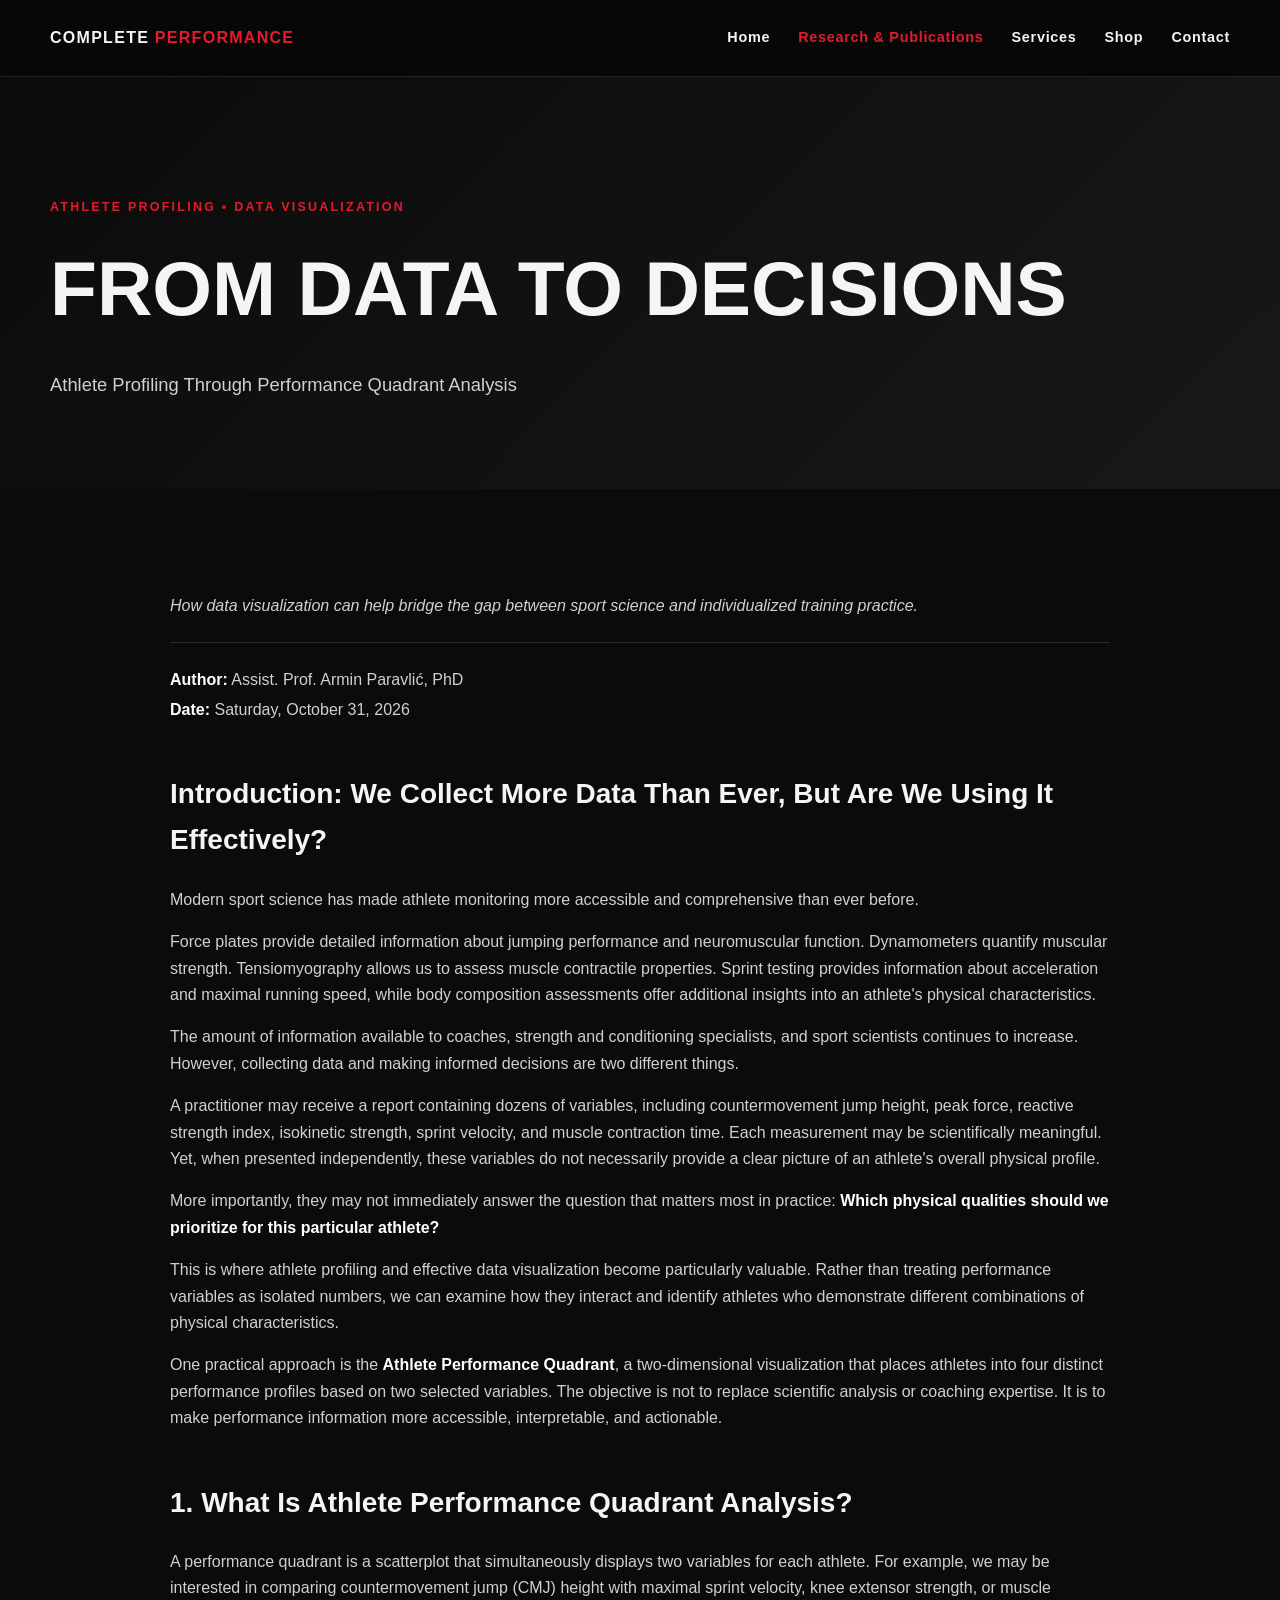
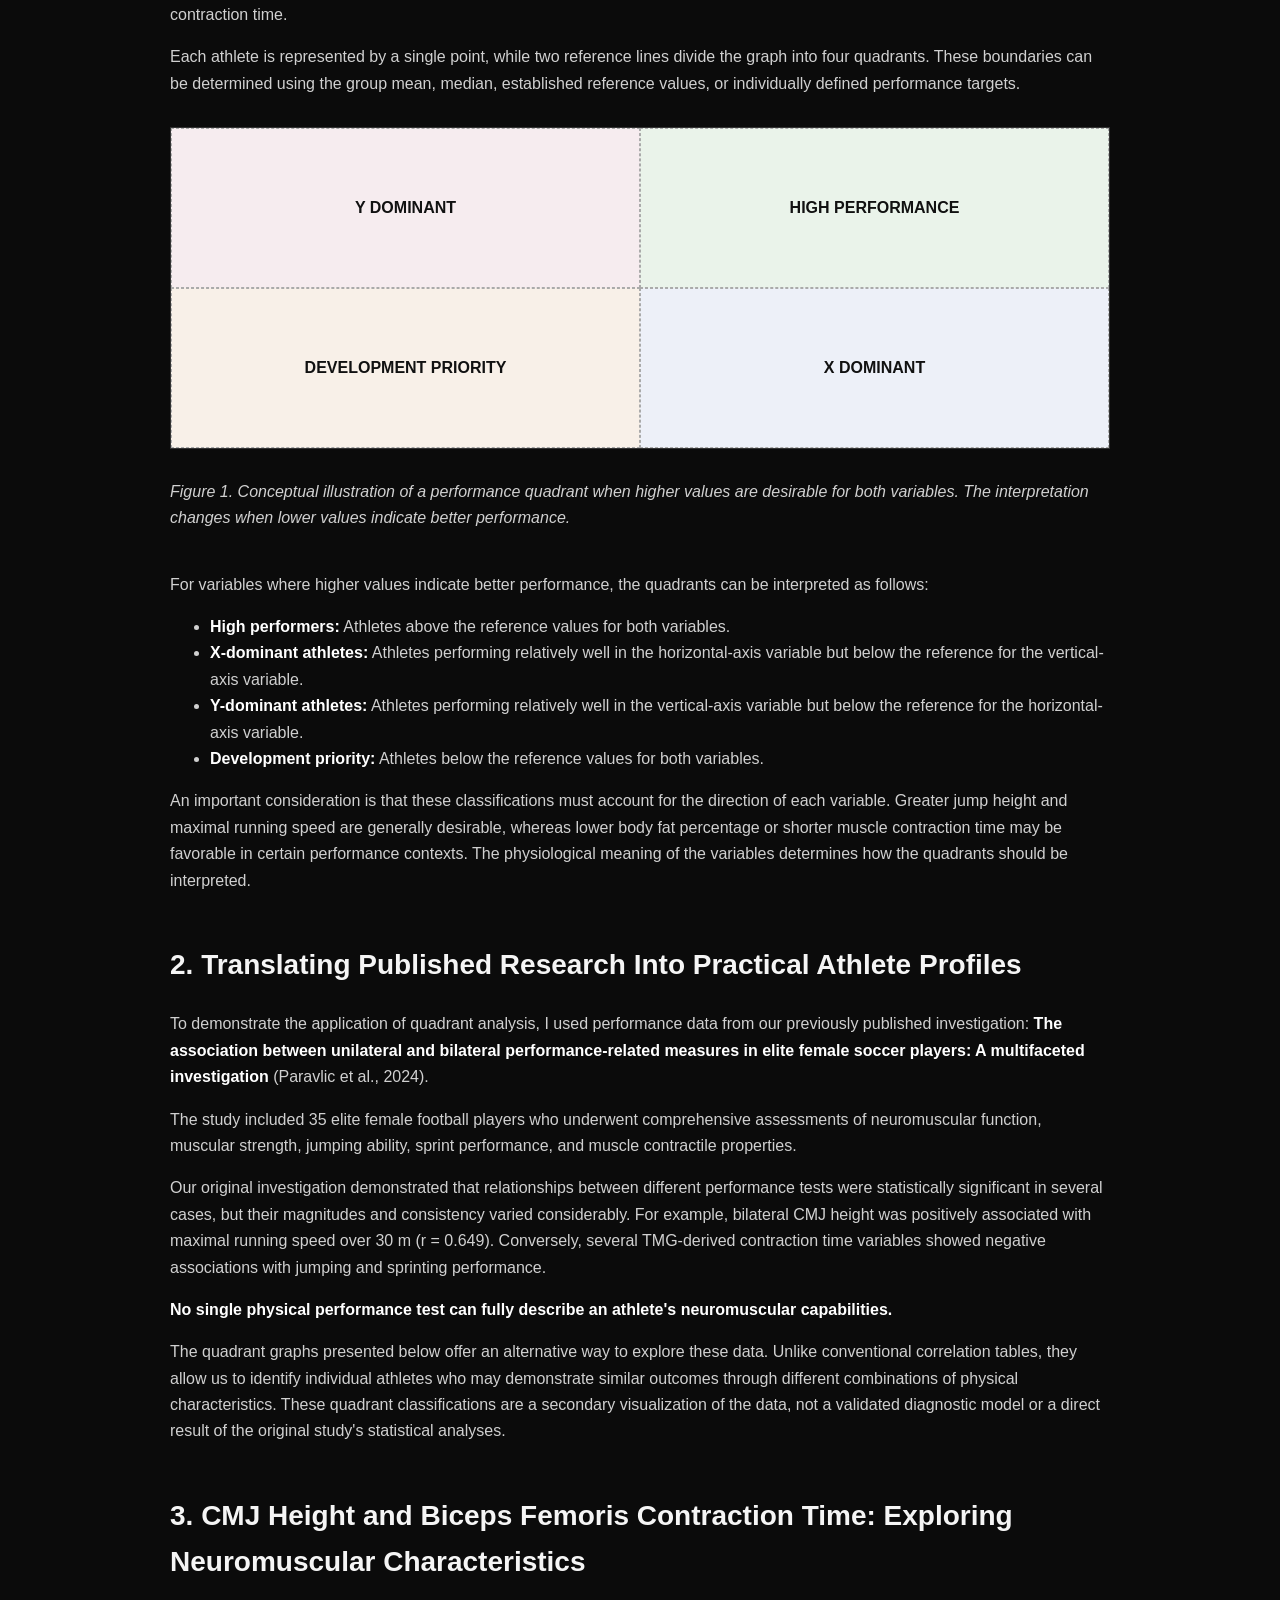
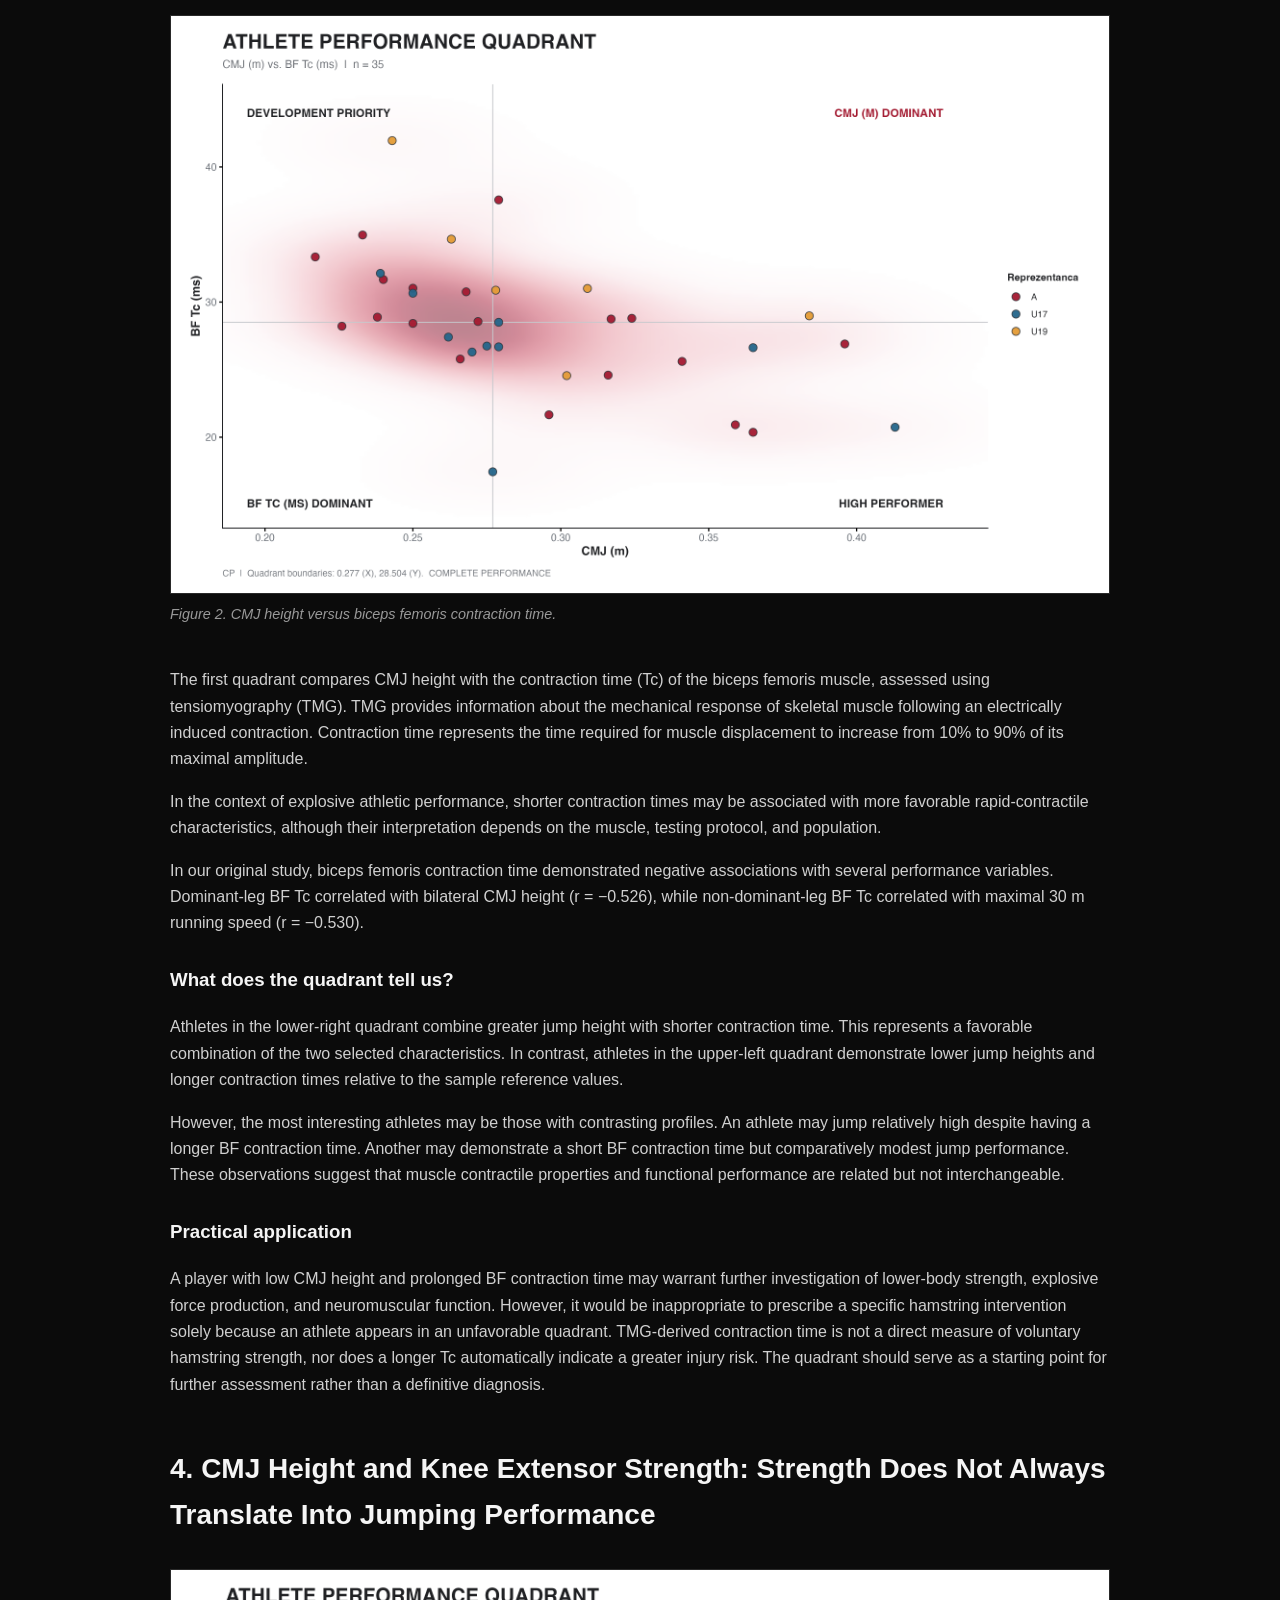
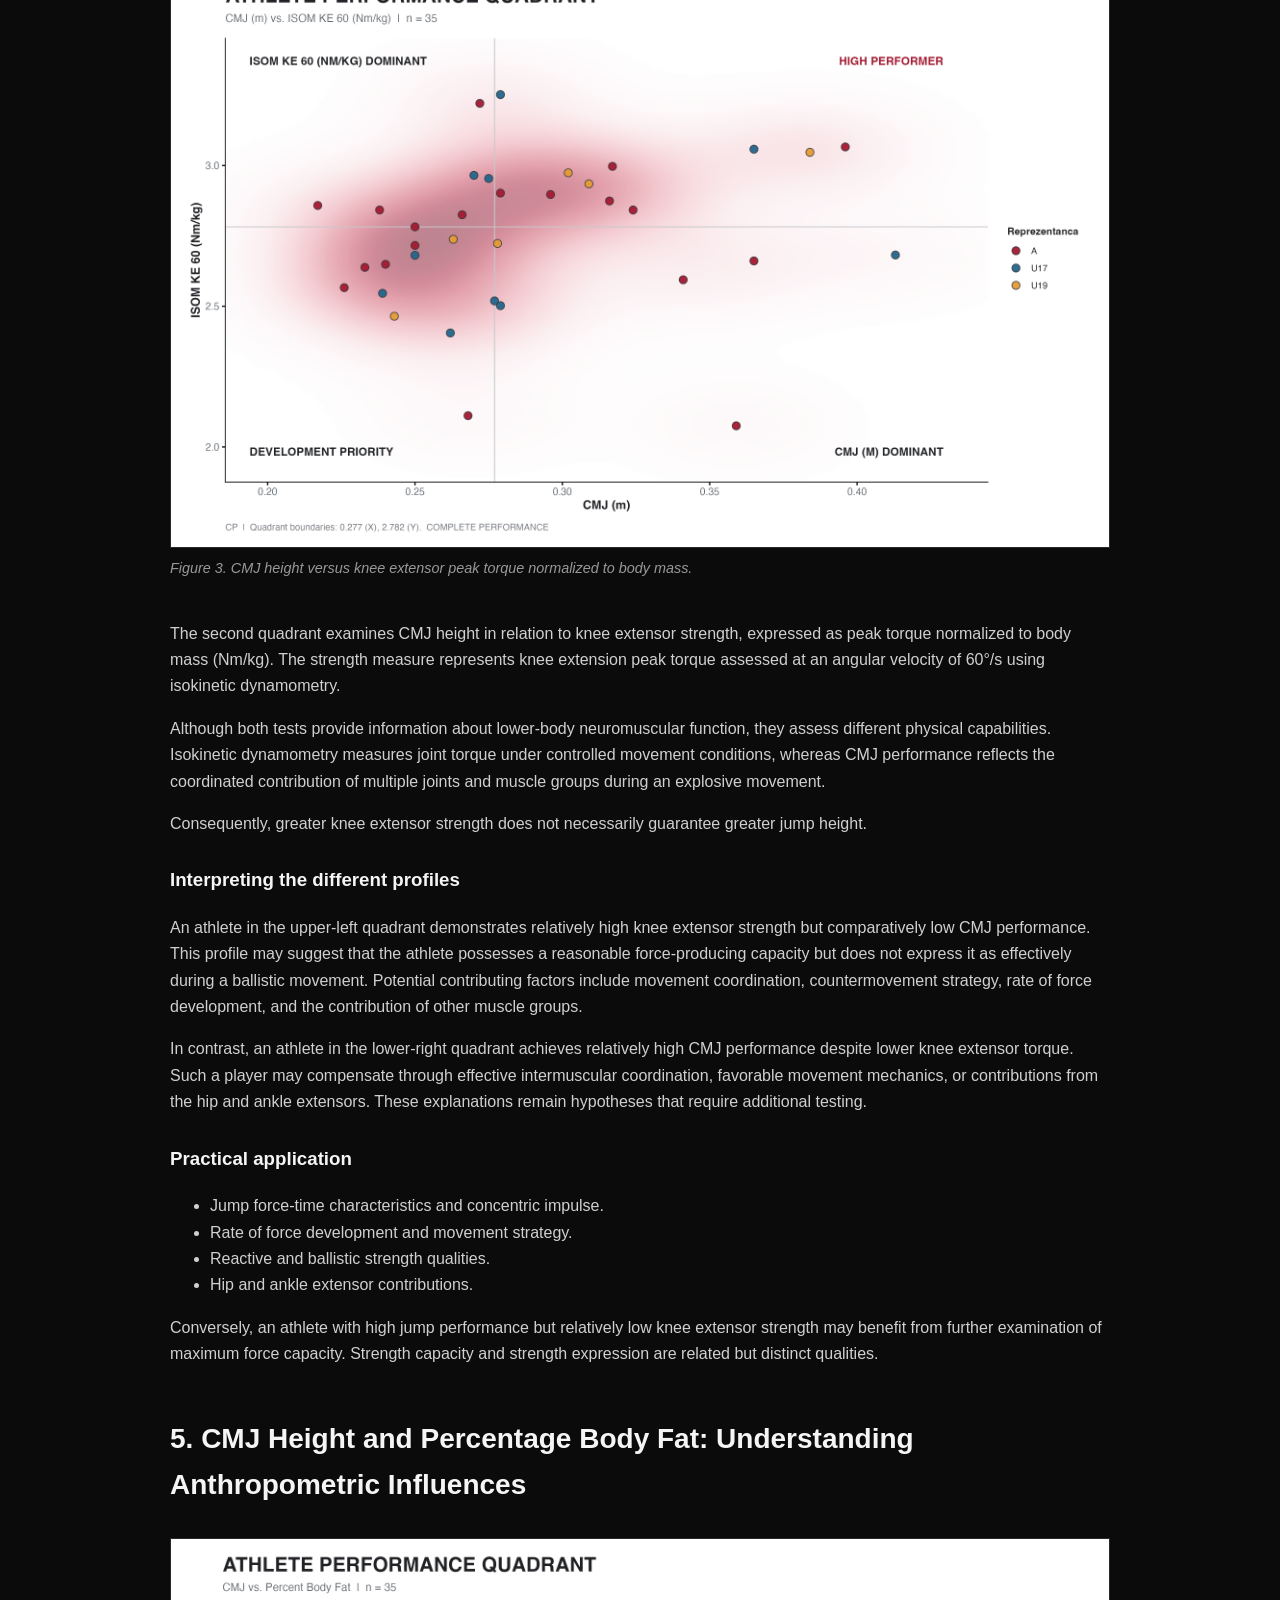
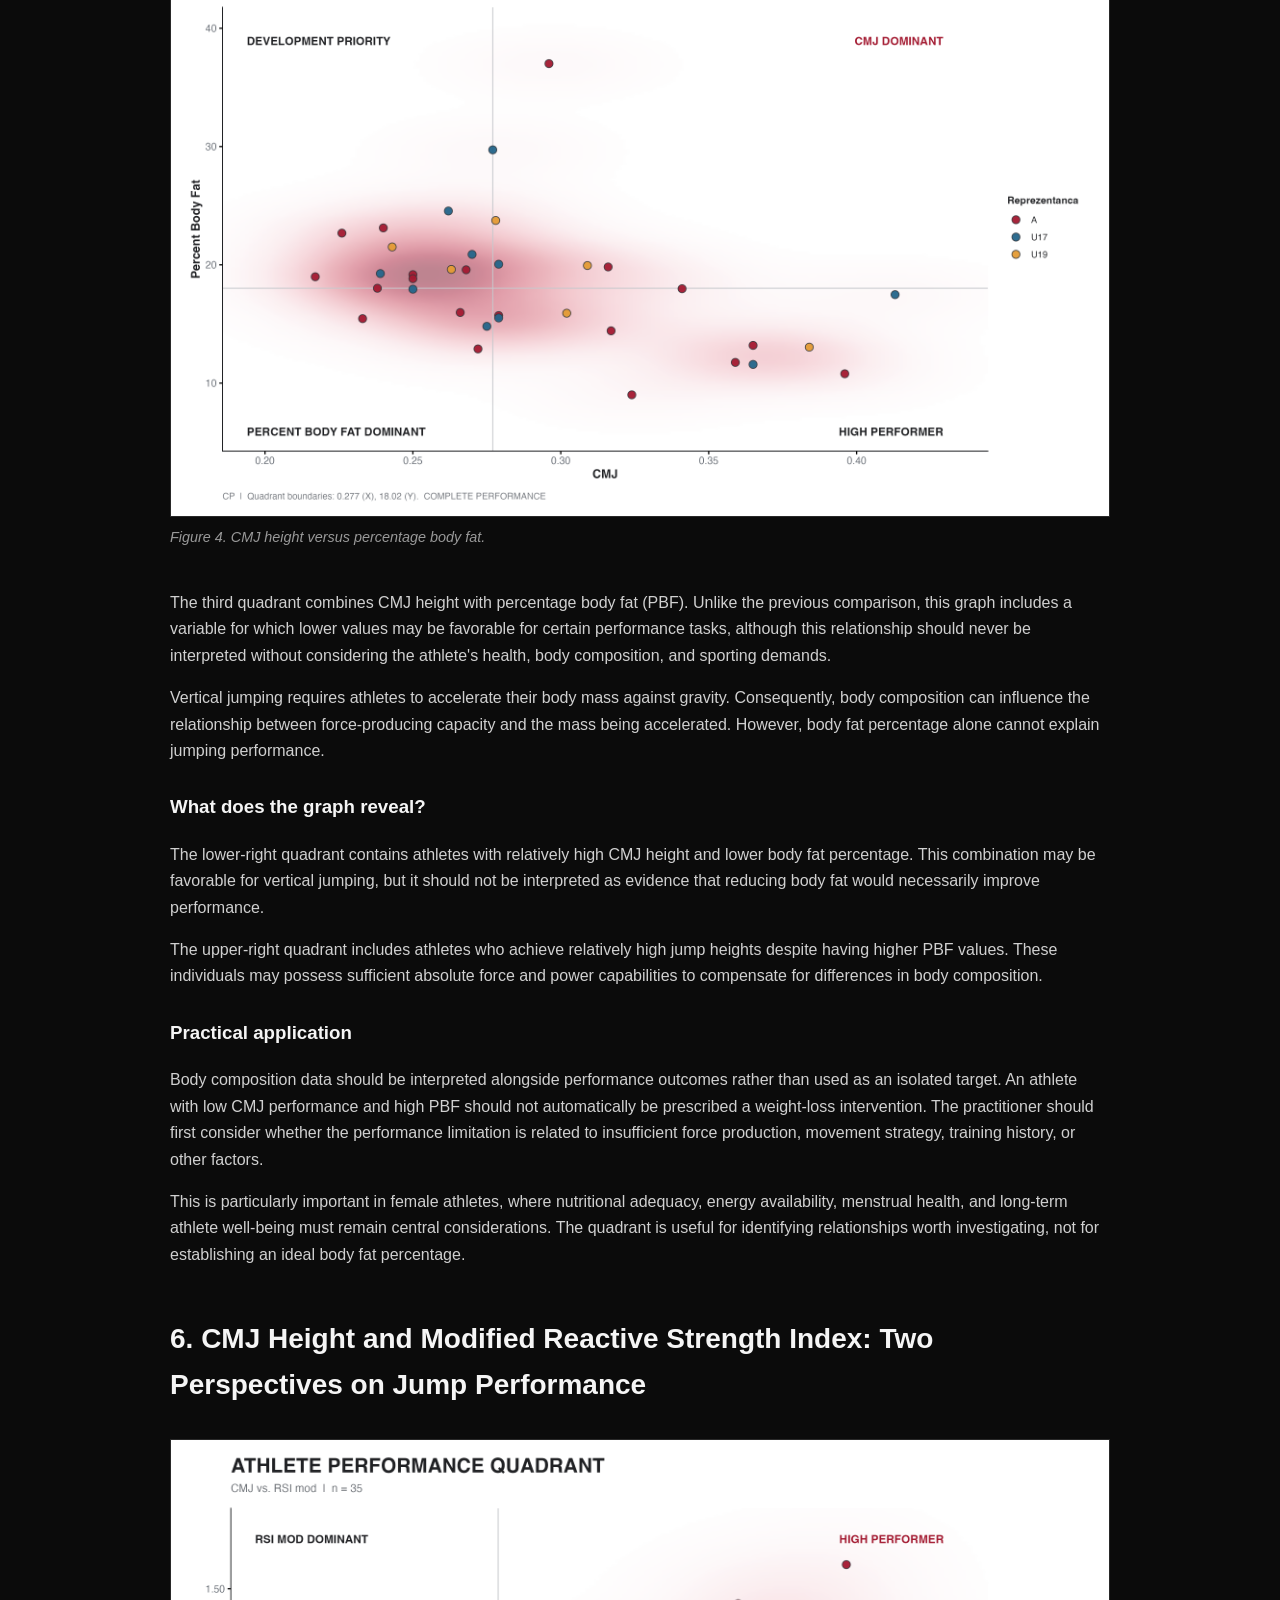
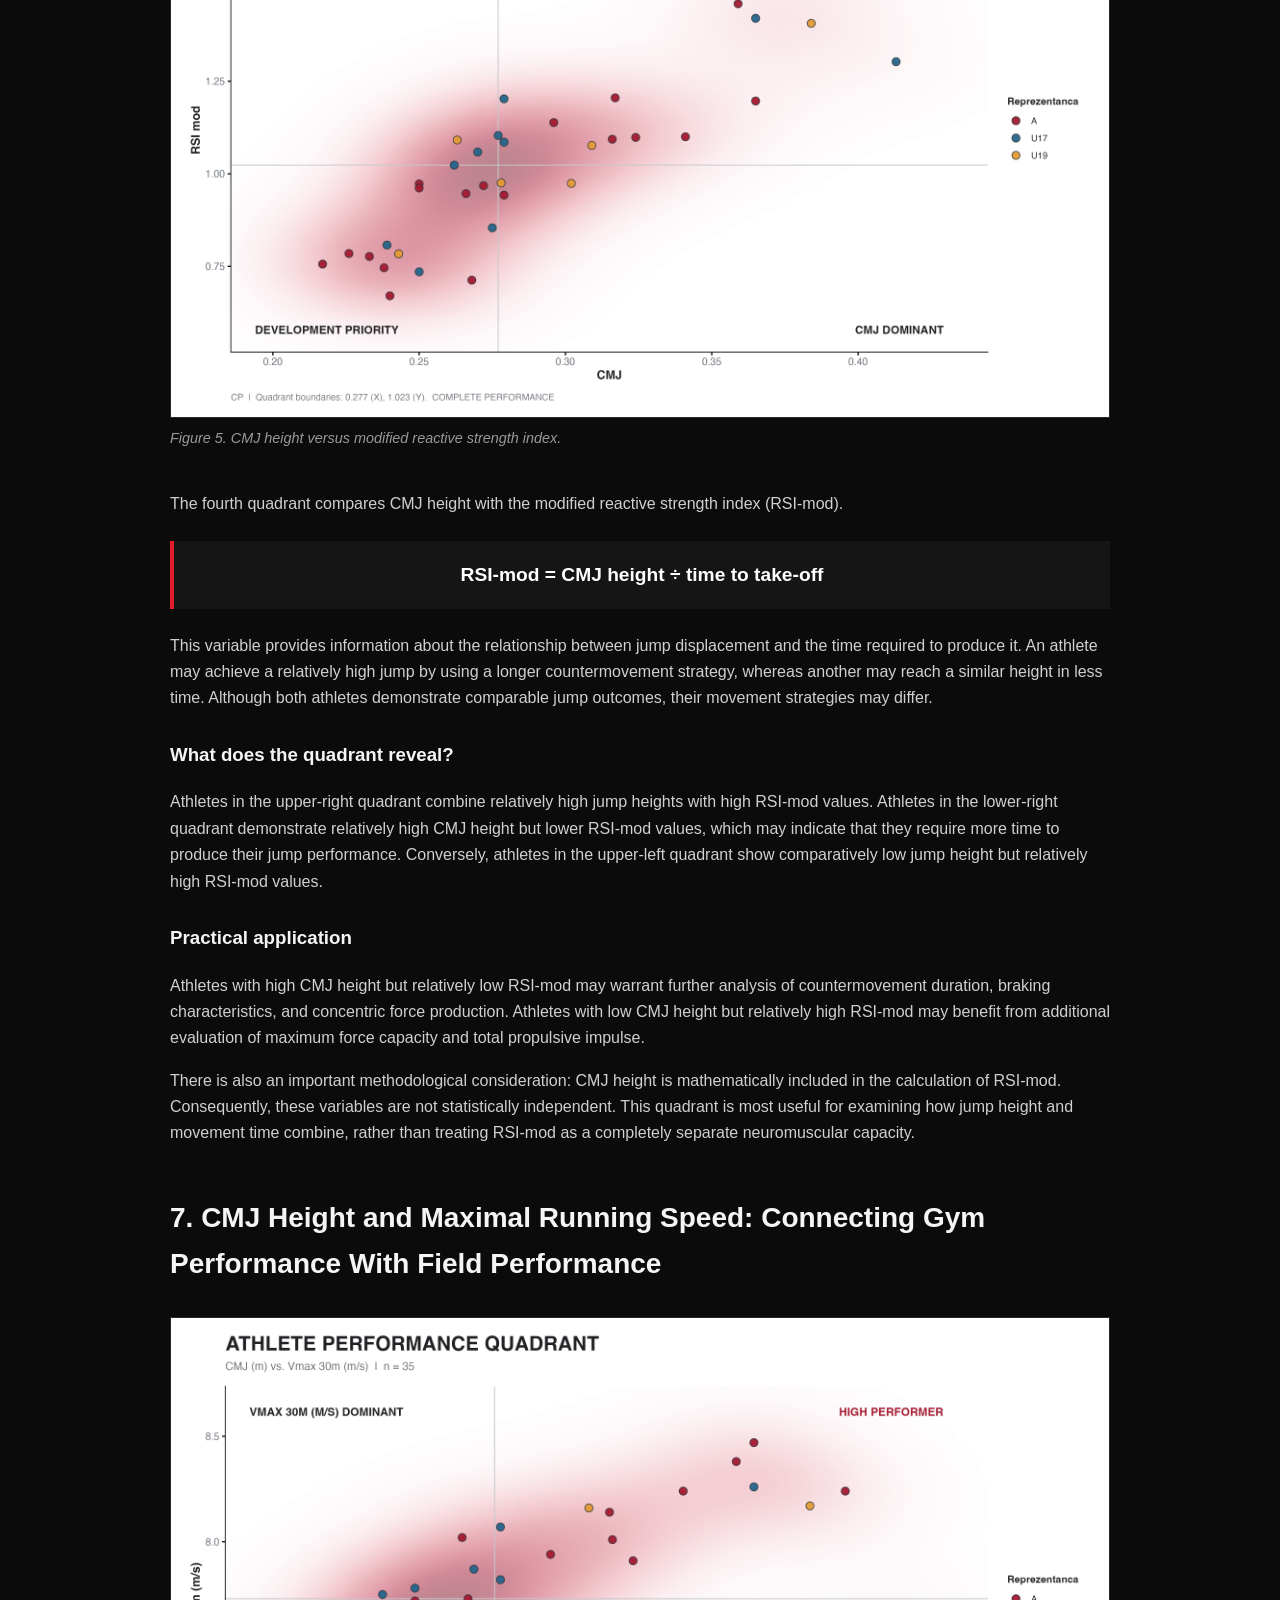
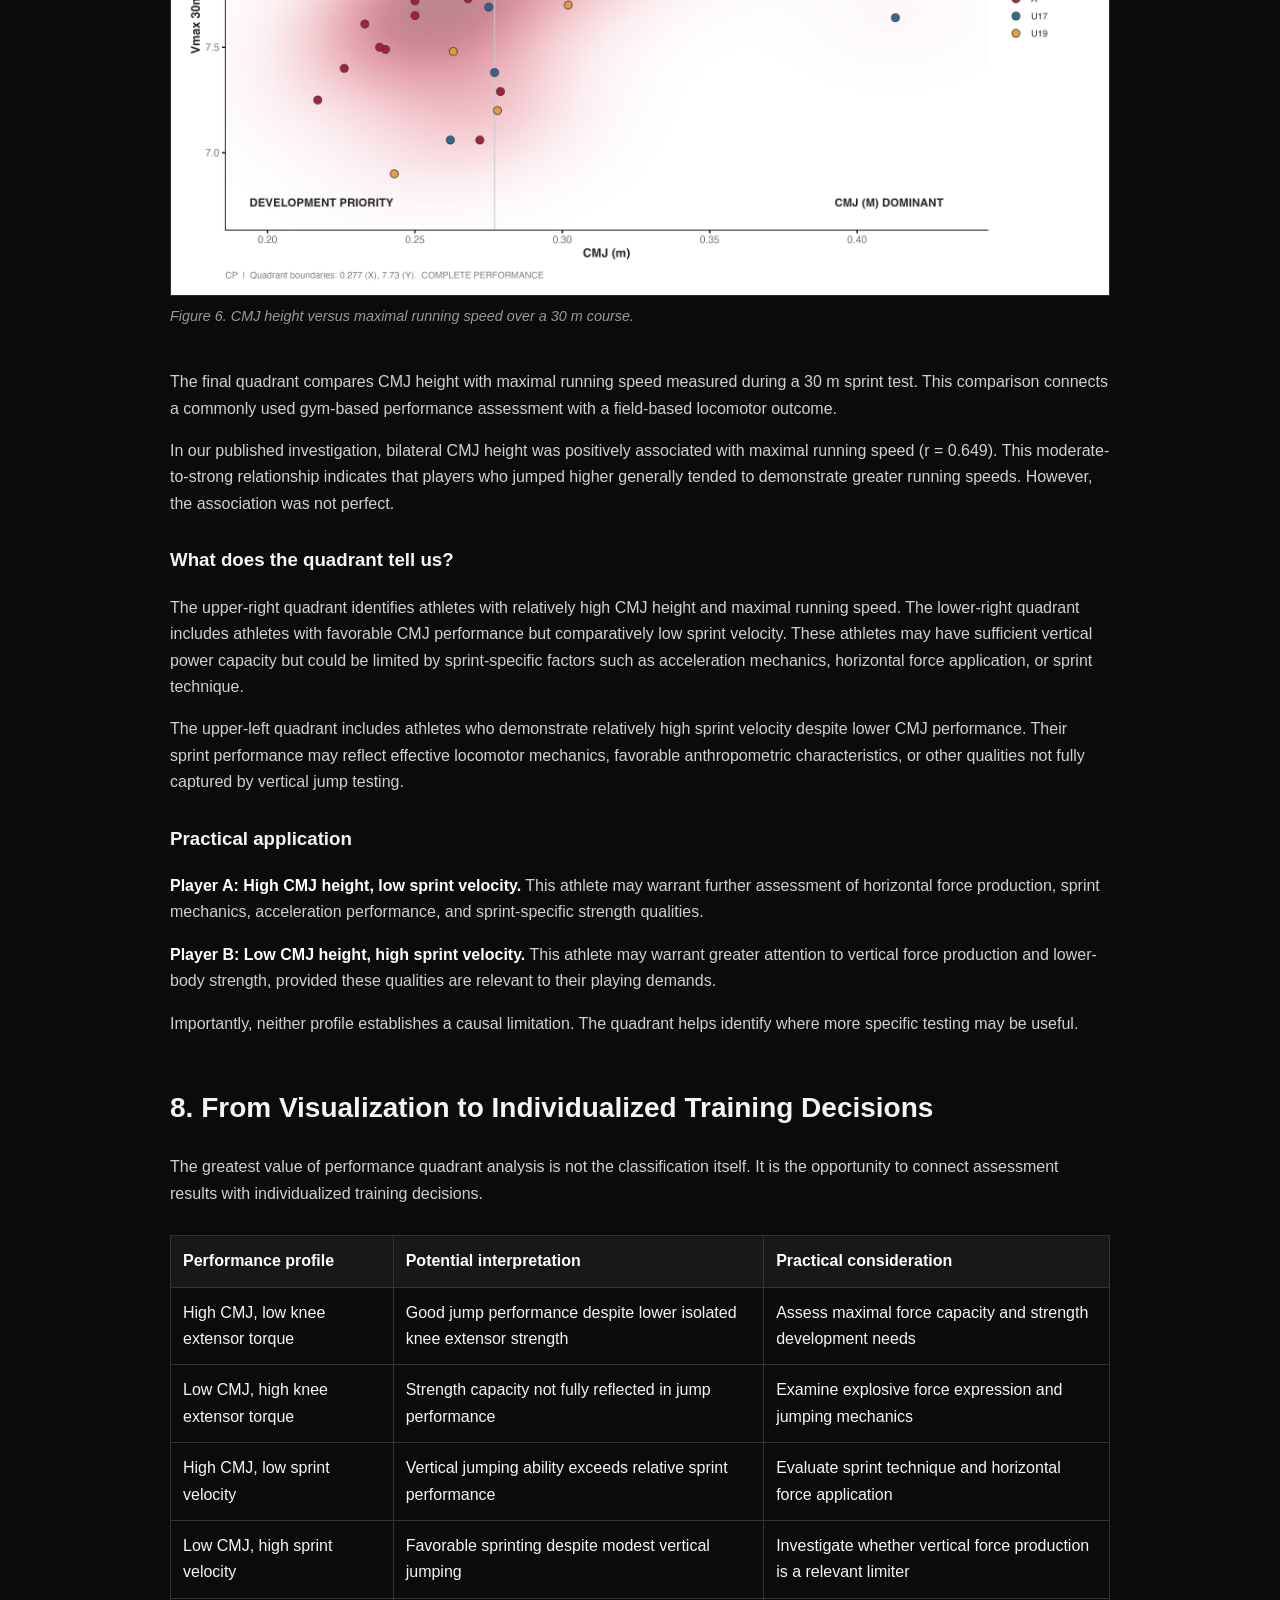
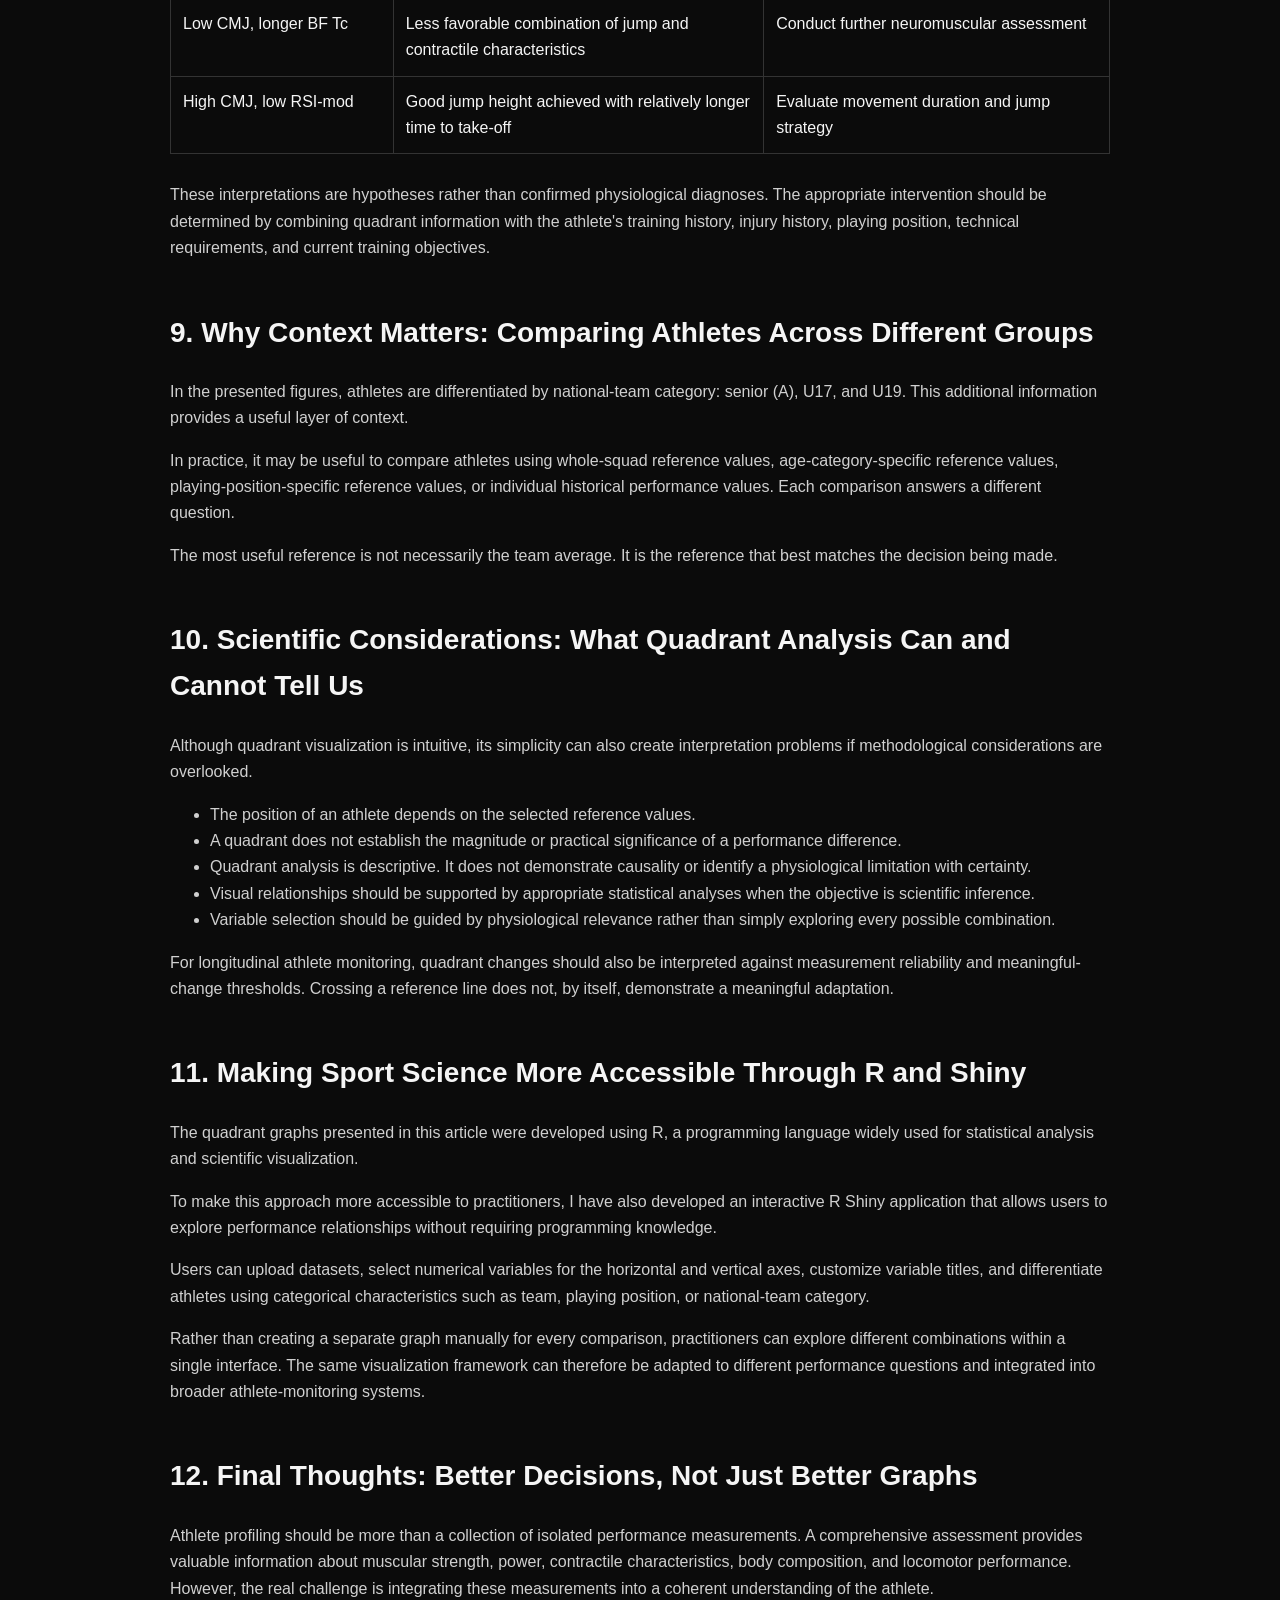
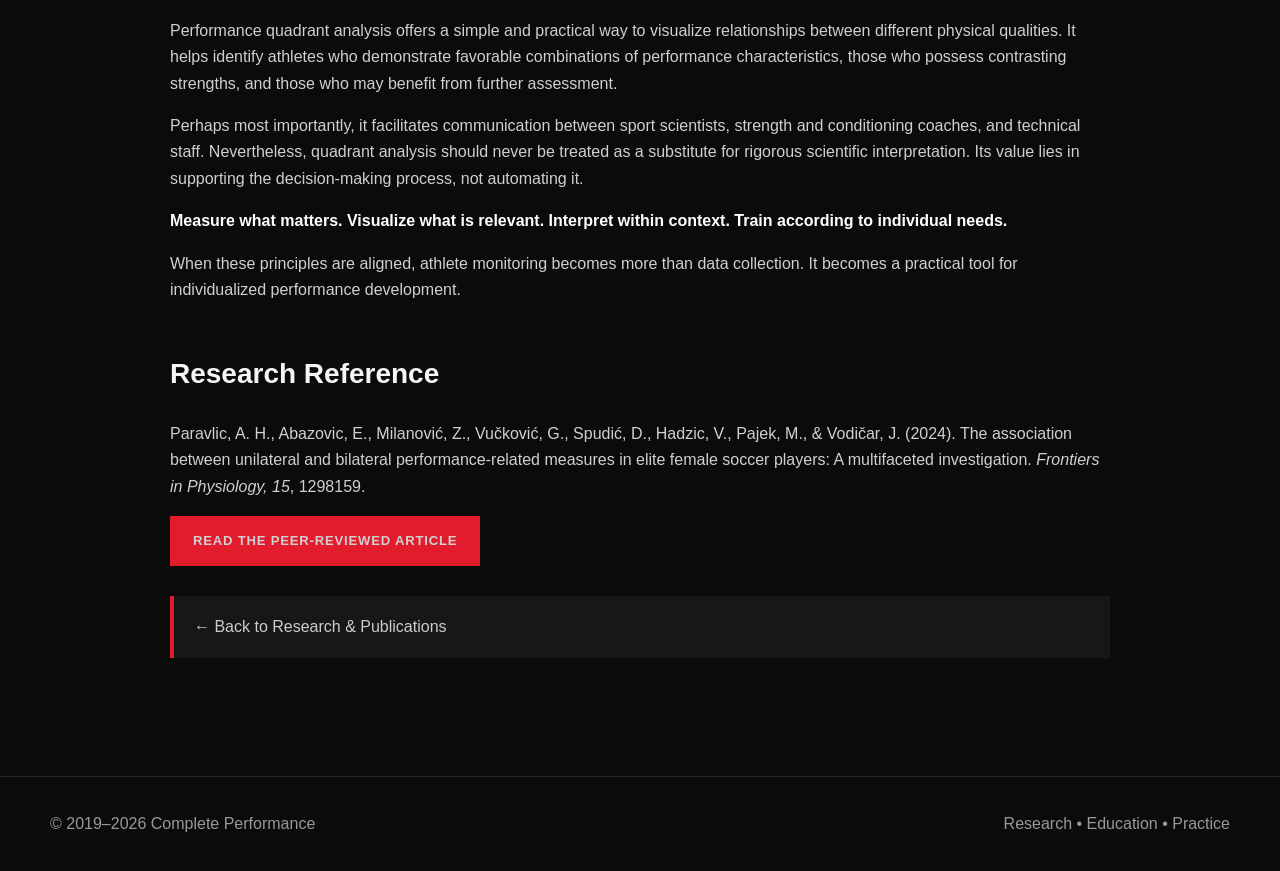
<file: athlete-profiling-performance-quadrant.html>
<!doctype html><html lang="en"><head><meta charset="utf-8"><meta name="viewport" content="width=device-width,initial-scale=1"><title>From Data to Decisions: Athlete Profiling Through Performance Quadrant Analysis | Complete Performance</title><link rel="stylesheet" href="styles.css"><style>
.article-wrap{max-width:940px}.article-wrap h2{margin-top:48px;font-size:1.75rem}.article-wrap h3{margin-top:28px}.article-wrap p,.article-wrap li{color:#d0d0d0}.article-wrap strong{color:#fff}.article-figure{margin:30px 0 40px}.article-figure img{width:100%;height:auto;display:block;border:1px solid #292929;background:#fff}.article-figure figcaption{color:#999;font-size:.9rem;margin-top:9px;font-style:italic}.quad-demo{display:grid;grid-template-columns:1fr 1fr;border:1px solid #333;margin:30px 0;background:#fff;color:#111}.quad-demo div{min-height:160px;padding:24px;font-weight:900;display:flex;align-items:center;justify-content:center;text-align:center;border:1px dashed #aaa}.quad-demo .hp{background:#eaf3ea}.quad-demo .xd{background:#edf0f8}.quad-demo .yd{background:#f6ecef}.quad-demo .dev{background:#f8f0e8}.formula{font-size:1.2rem;text-align:center;padding:18px;border-left:4px solid var(--red);background:#151515;margin:24px 0}.profile-table{width:100%;border-collapse:collapse;margin:28px 0}.profile-table th,.profile-table td{border:1px solid #333;padding:12px;vertical-align:top}.profile-table th{background:#181818;text-align:left;color:#fff}.article-meta{margin-top:42px;padding-top:24px;border-top:1px solid #292929;color:#b9b9b9}@media(max-width:620px){.quad-demo{grid-template-columns:1fr}.profile-table{font-size:.88rem}}
</style></head><body><header class="topbar"><div class="wrap nav"><a class="brand" href="index.html">Complete <b>Performance</b></a><button class="menu">☰</button><nav class="navlinks"><a href="index.html">Home</a><a class="active" href="research.html">Research & Publications</a><a href="services.html">Services</a><a href="shop.html">Shop</a><a href="index.html#contact">Contact</a></nav></div></header><main>
<section class="page-hero"><div class="wrap"><div class="eyebrow">Athlete profiling • Data visualization</div><h1>From Data to Decisions</h1><p class="lead">Athlete Profiling Through Performance Quadrant Analysis</p></div></section>
<section><article class="wrap article-wrap">
<p><em>How data visualization can help bridge the gap between sport science and individualized training practice.</em></p>
<div class="article-meta" style="margin-top:22px"><p style="margin:0"><strong>Author:</strong> Assist. Prof. Armin Paravlić, PhD</p><p style="margin:.25rem 0 0"><strong>Date:</strong> Saturday, October 31, 2026</p></div>

<h2>Introduction: We Collect More Data Than Ever, But Are We Using It Effectively?</h2>
<p>Modern sport science has made athlete monitoring more accessible and comprehensive than ever before.</p>
<p>Force plates provide detailed information about jumping performance and neuromuscular function. Dynamometers quantify muscular strength. Tensiomyography allows us to assess muscle contractile properties. Sprint testing provides information about acceleration and maximal running speed, while body composition assessments offer additional insights into an athlete's physical characteristics.</p>
<p>The amount of information available to coaches, strength and conditioning specialists, and sport scientists continues to increase. However, collecting data and making informed decisions are two different things.</p>
<p>A practitioner may receive a report containing dozens of variables, including countermovement jump height, peak force, reactive strength index, isokinetic strength, sprint velocity, and muscle contraction time. Each measurement may be scientifically meaningful. Yet, when presented independently, these variables do not necessarily provide a clear picture of an athlete's overall physical profile.</p>
<p>More importantly, they may not immediately answer the question that matters most in practice: <strong>Which physical qualities should we prioritize for this particular athlete?</strong></p>
<p>This is where athlete profiling and effective data visualization become particularly valuable. Rather than treating performance variables as isolated numbers, we can examine how they interact and identify athletes who demonstrate different combinations of physical characteristics.</p>
<p>One practical approach is the <strong>Athlete Performance Quadrant</strong>, a two-dimensional visualization that places athletes into four distinct performance profiles based on two selected variables. The objective is not to replace scientific analysis or coaching expertise. It is to make performance information more accessible, interpretable, and actionable.</p>

<h2>1. What Is Athlete Performance Quadrant Analysis?</h2>
<p>A performance quadrant is a scatterplot that simultaneously displays two variables for each athlete. For example, we may be interested in comparing countermovement jump (CMJ) height with maximal sprint velocity, knee extensor strength, or muscle contraction time.</p>
<p>Each athlete is represented by a single point, while two reference lines divide the graph into four quadrants. These boundaries can be determined using the group mean, median, established reference values, or individually defined performance targets.</p>
<div class="quad-demo"><div class="yd">Y DOMINANT</div><div class="hp">HIGH PERFORMANCE</div><div class="dev">DEVELOPMENT PRIORITY</div><div class="xd">X DOMINANT</div></div>
<p class="article-figure"><em>Figure 1. Conceptual illustration of a performance quadrant when higher values are desirable for both variables. The interpretation changes when lower values indicate better performance.</em></p>
<p>For variables where higher values indicate better performance, the quadrants can be interpreted as follows:</p>
<ul><li><strong>High performers:</strong> Athletes above the reference values for both variables.</li><li><strong>X-dominant athletes:</strong> Athletes performing relatively well in the horizontal-axis variable but below the reference for the vertical-axis variable.</li><li><strong>Y-dominant athletes:</strong> Athletes performing relatively well in the vertical-axis variable but below the reference for the horizontal-axis variable.</li><li><strong>Development priority:</strong> Athletes below the reference values for both variables.</li></ul>
<p>An important consideration is that these classifications must account for the direction of each variable. Greater jump height and maximal running speed are generally desirable, whereas lower body fat percentage or shorter muscle contraction time may be favorable in certain performance contexts. The physiological meaning of the variables determines how the quadrants should be interpreted.</p>

<h2>2. Translating Published Research Into Practical Athlete Profiles</h2>
<p>To demonstrate the application of quadrant analysis, I used performance data from our previously published investigation: <strong>The association between unilateral and bilateral performance-related measures in elite female soccer players: A multifaceted investigation</strong> (Paravlic et al., 2024).</p>
<p>The study included 35 elite female football players who underwent comprehensive assessments of neuromuscular function, muscular strength, jumping ability, sprint performance, and muscle contractile properties.</p>
<p>Our original investigation demonstrated that relationships between different performance tests were statistically significant in several cases, but their magnitudes and consistency varied considerably. For example, bilateral CMJ height was positively associated with maximal running speed over 30 m (r = 0.649). Conversely, several TMG-derived contraction time variables showed negative associations with jumping and sprinting performance.</p>
<p><strong>No single physical performance test can fully describe an athlete's neuromuscular capabilities.</strong></p>
<p>The quadrant graphs presented below offer an alternative way to explore these data. Unlike conventional correlation tables, they allow us to identify individual athletes who may demonstrate similar outcomes through different combinations of physical characteristics. These quadrant classifications are a secondary visualization of the data, not a validated diagnostic model or a direct result of the original study's statistical analyses.</p>

<h2>3. CMJ Height and Biceps Femoris Contraction Time: Exploring Neuromuscular Characteristics</h2>
<figure class="article-figure"><img src="assets/athlete-quadrant/BF%20Tc%20vs.%20CMJ.png" alt="CMJ height versus biceps femoris contraction time quadrant"><figcaption>Figure 2. CMJ height versus biceps femoris contraction time.</figcaption></figure>
<p>The first quadrant compares CMJ height with the contraction time (Tc) of the biceps femoris muscle, assessed using tensiomyography (TMG). TMG provides information about the mechanical response of skeletal muscle following an electrically induced contraction. Contraction time represents the time required for muscle displacement to increase from 10% to 90% of its maximal amplitude.</p>
<p>In the context of explosive athletic performance, shorter contraction times may be associated with more favorable rapid-contractile characteristics, although their interpretation depends on the muscle, testing protocol, and population.</p>
<p>In our original study, biceps femoris contraction time demonstrated negative associations with several performance variables. Dominant-leg BF Tc correlated with bilateral CMJ height (r = −0.526), while non-dominant-leg BF Tc correlated with maximal 30 m running speed (r = −0.530).</p>
<h3>What does the quadrant tell us?</h3>
<p>Athletes in the lower-right quadrant combine greater jump height with shorter contraction time. This represents a favorable combination of the two selected characteristics. In contrast, athletes in the upper-left quadrant demonstrate lower jump heights and longer contraction times relative to the sample reference values.</p>
<p>However, the most interesting athletes may be those with contrasting profiles. An athlete may jump relatively high despite having a longer BF contraction time. Another may demonstrate a short BF contraction time but comparatively modest jump performance. These observations suggest that muscle contractile properties and functional performance are related but not interchangeable.</p>
<h3>Practical application</h3>
<p>A player with low CMJ height and prolonged BF contraction time may warrant further investigation of lower-body strength, explosive force production, and neuromuscular function. However, it would be inappropriate to prescribe a specific hamstring intervention solely because an athlete appears in an unfavorable quadrant. TMG-derived contraction time is not a direct measure of voluntary hamstring strength, nor does a longer Tc automatically indicate a greater injury risk. The quadrant should serve as a starting point for further assessment rather than a definitive diagnosis.</p>

<h2>4. CMJ Height and Knee Extensor Strength: Strength Does Not Always Translate Into Jumping Performance</h2>
<figure class="article-figure"><img src="assets/athlete-quadrant/ISOM%20KE%20vs.%20CMJ.png" alt="CMJ height versus knee extensor strength quadrant"><figcaption>Figure 3. CMJ height versus knee extensor peak torque normalized to body mass.</figcaption></figure>
<p>The second quadrant examines CMJ height in relation to knee extensor strength, expressed as peak torque normalized to body mass (Nm/kg). The strength measure represents knee extension peak torque assessed at an angular velocity of 60°/s using isokinetic dynamometry.</p>
<p>Although both tests provide information about lower-body neuromuscular function, they assess different physical capabilities. Isokinetic dynamometry measures joint torque under controlled movement conditions, whereas CMJ performance reflects the coordinated contribution of multiple joints and muscle groups during an explosive movement.</p>
<p>Consequently, greater knee extensor strength does not necessarily guarantee greater jump height.</p>
<h3>Interpreting the different profiles</h3>
<p>An athlete in the upper-left quadrant demonstrates relatively high knee extensor strength but comparatively low CMJ performance. This profile may suggest that the athlete possesses a reasonable force-producing capacity but does not express it as effectively during a ballistic movement. Potential contributing factors include movement coordination, countermovement strategy, rate of force development, and the contribution of other muscle groups.</p>
<p>In contrast, an athlete in the lower-right quadrant achieves relatively high CMJ performance despite lower knee extensor torque. Such a player may compensate through effective intermuscular coordination, favorable movement mechanics, or contributions from the hip and ankle extensors. These explanations remain hypotheses that require additional testing.</p>
<h3>Practical application</h3>
<ul><li>Jump force-time characteristics and concentric impulse.</li><li>Rate of force development and movement strategy.</li><li>Reactive and ballistic strength qualities.</li><li>Hip and ankle extensor contributions.</li></ul>
<p>Conversely, an athlete with high jump performance but relatively low knee extensor strength may benefit from further examination of maximum force capacity. Strength capacity and strength expression are related but distinct qualities.</p>

<h2>5. CMJ Height and Percentage Body Fat: Understanding Anthropometric Influences</h2>
<figure class="article-figure"><img src="assets/athlete-quadrant/PBF%20vs%20CMJ.png" alt="CMJ height versus percentage body fat quadrant"><figcaption>Figure 4. CMJ height versus percentage body fat.</figcaption></figure>
<p>The third quadrant combines CMJ height with percentage body fat (PBF). Unlike the previous comparison, this graph includes a variable for which lower values may be favorable for certain performance tasks, although this relationship should never be interpreted without considering the athlete's health, body composition, and sporting demands.</p>
<p>Vertical jumping requires athletes to accelerate their body mass against gravity. Consequently, body composition can influence the relationship between force-producing capacity and the mass being accelerated. However, body fat percentage alone cannot explain jumping performance.</p>
<h3>What does the graph reveal?</h3>
<p>The lower-right quadrant contains athletes with relatively high CMJ height and lower body fat percentage. This combination may be favorable for vertical jumping, but it should not be interpreted as evidence that reducing body fat would necessarily improve performance.</p>
<p>The upper-right quadrant includes athletes who achieve relatively high jump heights despite having higher PBF values. These individuals may possess sufficient absolute force and power capabilities to compensate for differences in body composition.</p>
<h3>Practical application</h3>
<p>Body composition data should be interpreted alongside performance outcomes rather than used as an isolated target. An athlete with low CMJ performance and high PBF should not automatically be prescribed a weight-loss intervention. The practitioner should first consider whether the performance limitation is related to insufficient force production, movement strategy, training history, or other factors.</p>
<p>This is particularly important in female athletes, where nutritional adequacy, energy availability, menstrual health, and long-term athlete well-being must remain central considerations. The quadrant is useful for identifying relationships worth investigating, not for establishing an ideal body fat percentage.</p>

<h2>6. CMJ Height and Modified Reactive Strength Index: Two Perspectives on Jump Performance</h2>
<figure class="article-figure"><img src="assets/athlete-quadrant/RSI%20mod%20vs%20CMJ.png" alt="CMJ height versus modified reactive strength index quadrant"><figcaption>Figure 5. CMJ height versus modified reactive strength index.</figcaption></figure>
<p>The fourth quadrant compares CMJ height with the modified reactive strength index (RSI-mod).</p>
<div class="formula"><strong>RSI-mod = CMJ height ÷ time to take-off</strong></div>
<p>This variable provides information about the relationship between jump displacement and the time required to produce it. An athlete may achieve a relatively high jump by using a longer countermovement strategy, whereas another may reach a similar height in less time. Although both athletes demonstrate comparable jump outcomes, their movement strategies may differ.</p>
<h3>What does the quadrant reveal?</h3>
<p>Athletes in the upper-right quadrant combine relatively high jump heights with high RSI-mod values. Athletes in the lower-right quadrant demonstrate relatively high CMJ height but lower RSI-mod values, which may indicate that they require more time to produce their jump performance. Conversely, athletes in the upper-left quadrant show comparatively low jump height but relatively high RSI-mod values.</p>
<h3>Practical application</h3>
<p>Athletes with high CMJ height but relatively low RSI-mod may warrant further analysis of countermovement duration, braking characteristics, and concentric force production. Athletes with low CMJ height but relatively high RSI-mod may benefit from additional evaluation of maximum force capacity and total propulsive impulse.</p>
<p>There is also an important methodological consideration: CMJ height is mathematically included in the calculation of RSI-mod. Consequently, these variables are not statistically independent. This quadrant is most useful for examining how jump height and movement time combine, rather than treating RSI-mod as a completely separate neuromuscular capacity.</p>

<h2>7. CMJ Height and Maximal Running Speed: Connecting Gym Performance With Field Performance</h2>
<figure class="article-figure"><img src="assets/athlete-quadrant/Vmax30%20vs.%20CMJ.png" alt="CMJ height versus maximal running speed quadrant"><figcaption>Figure 6. CMJ height versus maximal running speed over a 30 m course.</figcaption></figure>
<p>The final quadrant compares CMJ height with maximal running speed measured during a 30 m sprint test. This comparison connects a commonly used gym-based performance assessment with a field-based locomotor outcome.</p>
<p>In our published investigation, bilateral CMJ height was positively associated with maximal running speed (r = 0.649). This moderate-to-strong relationship indicates that players who jumped higher generally tended to demonstrate greater running speeds. However, the association was not perfect.</p>
<h3>What does the quadrant tell us?</h3>
<p>The upper-right quadrant identifies athletes with relatively high CMJ height and maximal running speed. The lower-right quadrant includes athletes with favorable CMJ performance but comparatively low sprint velocity. These athletes may have sufficient vertical power capacity but could be limited by sprint-specific factors such as acceleration mechanics, horizontal force application, or sprint technique.</p>
<p>The upper-left quadrant includes athletes who demonstrate relatively high sprint velocity despite lower CMJ performance. Their sprint performance may reflect effective locomotor mechanics, favorable anthropometric characteristics, or other qualities not fully captured by vertical jump testing.</p>
<h3>Practical application</h3>
<p><strong>Player A: High CMJ height, low sprint velocity.</strong> This athlete may warrant further assessment of horizontal force production, sprint mechanics, acceleration performance, and sprint-specific strength qualities.</p>
<p><strong>Player B: Low CMJ height, high sprint velocity.</strong> This athlete may warrant greater attention to vertical force production and lower-body strength, provided these qualities are relevant to their playing demands.</p>
<p>Importantly, neither profile establishes a causal limitation. The quadrant helps identify where more specific testing may be useful.</p>

<h2>8. From Visualization to Individualized Training Decisions</h2>
<p>The greatest value of performance quadrant analysis is not the classification itself. It is the opportunity to connect assessment results with individualized training decisions.</p>
<table class="profile-table"><thead><tr><th>Performance profile</th><th>Potential interpretation</th><th>Practical consideration</th></tr></thead><tbody>
<tr><td>High CMJ, low knee extensor torque</td><td>Good jump performance despite lower isolated knee extensor strength</td><td>Assess maximal force capacity and strength development needs</td></tr>
<tr><td>Low CMJ, high knee extensor torque</td><td>Strength capacity not fully reflected in jump performance</td><td>Examine explosive force expression and jumping mechanics</td></tr>
<tr><td>High CMJ, low sprint velocity</td><td>Vertical jumping ability exceeds relative sprint performance</td><td>Evaluate sprint technique and horizontal force application</td></tr>
<tr><td>Low CMJ, high sprint velocity</td><td>Favorable sprinting despite modest vertical jumping</td><td>Investigate whether vertical force production is a relevant limiter</td></tr>
<tr><td>Low CMJ, longer BF Tc</td><td>Less favorable combination of jump and contractile characteristics</td><td>Conduct further neuromuscular assessment</td></tr>
<tr><td>High CMJ, low RSI-mod</td><td>Good jump height achieved with relatively longer time to take-off</td><td>Evaluate movement duration and jump strategy</td></tr>
</tbody></table>
<p>These interpretations are hypotheses rather than confirmed physiological diagnoses. The appropriate intervention should be determined by combining quadrant information with the athlete's training history, injury history, playing position, technical requirements, and current training objectives.</p>

<h2>9. Why Context Matters: Comparing Athletes Across Different Groups</h2>
<p>In the presented figures, athletes are differentiated by national-team category: senior (A), U17, and U19. This additional information provides a useful layer of context.</p>
<p>In practice, it may be useful to compare athletes using whole-squad reference values, age-category-specific reference values, playing-position-specific reference values, or individual historical performance values. Each comparison answers a different question.</p>
<p>The most useful reference is not necessarily the team average. It is the reference that best matches the decision being made.</p>

<h2>10. Scientific Considerations: What Quadrant Analysis Can and Cannot Tell Us</h2>
<p>Although quadrant visualization is intuitive, its simplicity can also create interpretation problems if methodological considerations are overlooked.</p>
<ul><li>The position of an athlete depends on the selected reference values.</li><li>A quadrant does not establish the magnitude or practical significance of a performance difference.</li><li>Quadrant analysis is descriptive. It does not demonstrate causality or identify a physiological limitation with certainty.</li><li>Visual relationships should be supported by appropriate statistical analyses when the objective is scientific inference.</li><li>Variable selection should be guided by physiological relevance rather than simply exploring every possible combination.</li></ul>
<p>For longitudinal athlete monitoring, quadrant changes should also be interpreted against measurement reliability and meaningful-change thresholds. Crossing a reference line does not, by itself, demonstrate a meaningful adaptation.</p>

<h2>11. Making Sport Science More Accessible Through R and Shiny</h2>
<p>The quadrant graphs presented in this article were developed using R, a programming language widely used for statistical analysis and scientific visualization.</p>
<p>To make this approach more accessible to practitioners, I have also developed an interactive R Shiny application that allows users to explore performance relationships without requiring programming knowledge.</p>
<p>Users can upload datasets, select numerical variables for the horizontal and vertical axes, customize variable titles, and differentiate athletes using categorical characteristics such as team, playing position, or national-team category.</p>
<p>Rather than creating a separate graph manually for every comparison, practitioners can explore different combinations within a single interface. The same visualization framework can therefore be adapted to different performance questions and integrated into broader athlete-monitoring systems.</p>

<h2>12. Final Thoughts: Better Decisions, Not Just Better Graphs</h2>
<p>Athlete profiling should be more than a collection of isolated performance measurements. A comprehensive assessment provides valuable information about muscular strength, power, contractile characteristics, body composition, and locomotor performance. However, the real challenge is integrating these measurements into a coherent understanding of the athlete.</p>
<p>Performance quadrant analysis offers a simple and practical way to visualize relationships between different physical qualities. It helps identify athletes who demonstrate favorable combinations of performance characteristics, those who possess contrasting strengths, and those who may benefit from further assessment.</p>
<p>Perhaps most importantly, it facilitates communication between sport scientists, strength and conditioning coaches, and technical staff. Nevertheless, quadrant analysis should never be treated as a substitute for rigorous scientific interpretation. Its value lies in supporting the decision-making process, not automating it.</p>
<p><strong>Measure what matters. Visualize what is relevant. Interpret within context. Train according to individual needs.</strong></p>
<p>When these principles are aligned, athlete monitoring becomes more than data collection. It becomes a practical tool for individualized performance development.</p>

<h2>Research Reference</h2>
<p>Paravlic, A. H., Abazovic, E., Milanović, Z., Vučković, G., Spudić, D., Hadzic, V., Pajek, M., &amp; Vodičar, J. (2024). The association between unilateral and bilateral performance-related measures in elite female soccer players: A multifaceted investigation. <em>Frontiers in Physiology, 15</em>, 1298159.</p>
<p><a class="btn" href="https://www.frontiersin.org/journals/physiology/articles/10.3389/fphys.2024.1298159/full" target="_blank" rel="noopener">Read the peer-reviewed article</a></p>
<div class="notice"><a href="research.html">← Back to Research &amp; Publications</a></div>
</article></section></main><footer><div class="wrap foot"><span>© <span data-year></span> Complete Performance</span><span>Research • Education • Practice</span></div></footer><script src="script.js"></script><!-- Cloudflare Web Analytics -->
<script type='module' src='https://static.cloudflareinsights.com/beacon.min.js' data-cf-beacon='{"token": "92fbdd8a616946a28c059e43102bf249"}'></script>
<!-- End Cloudflare Web Analytics -->
</body></html>
</file>
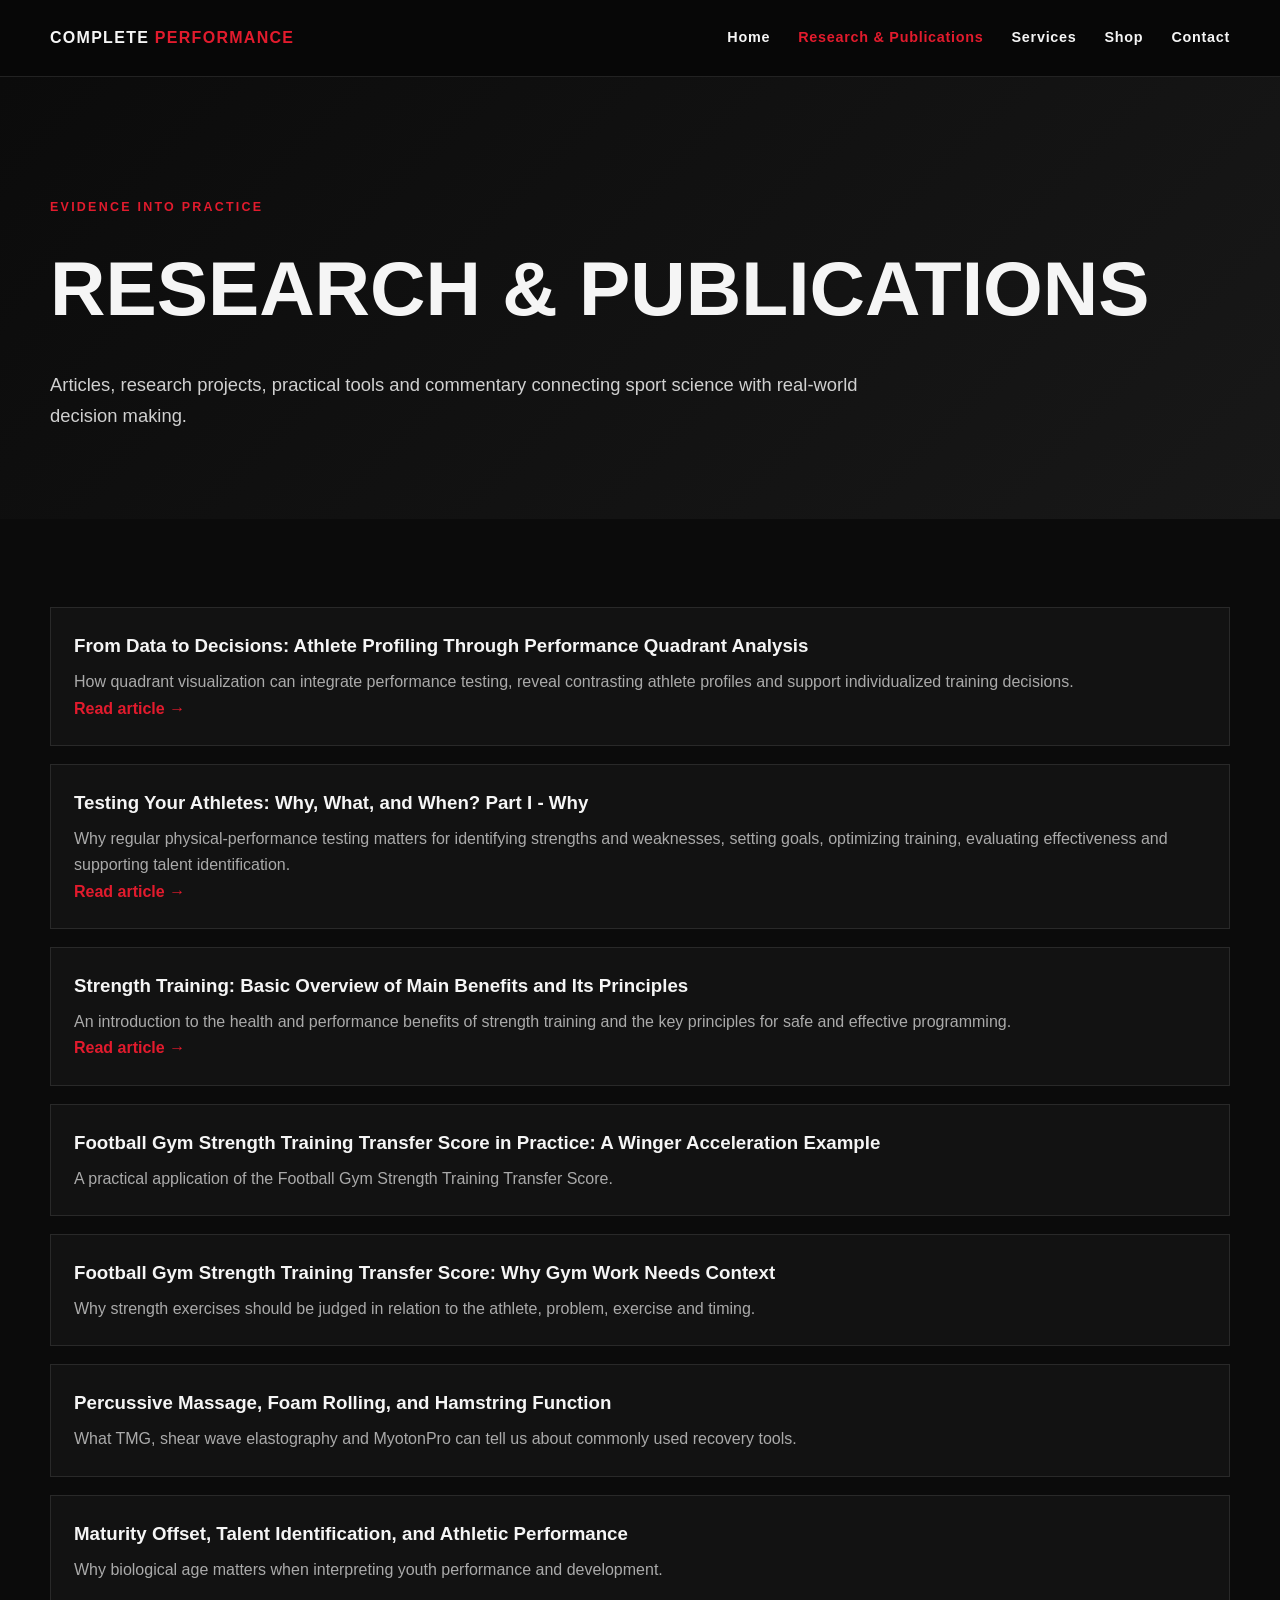
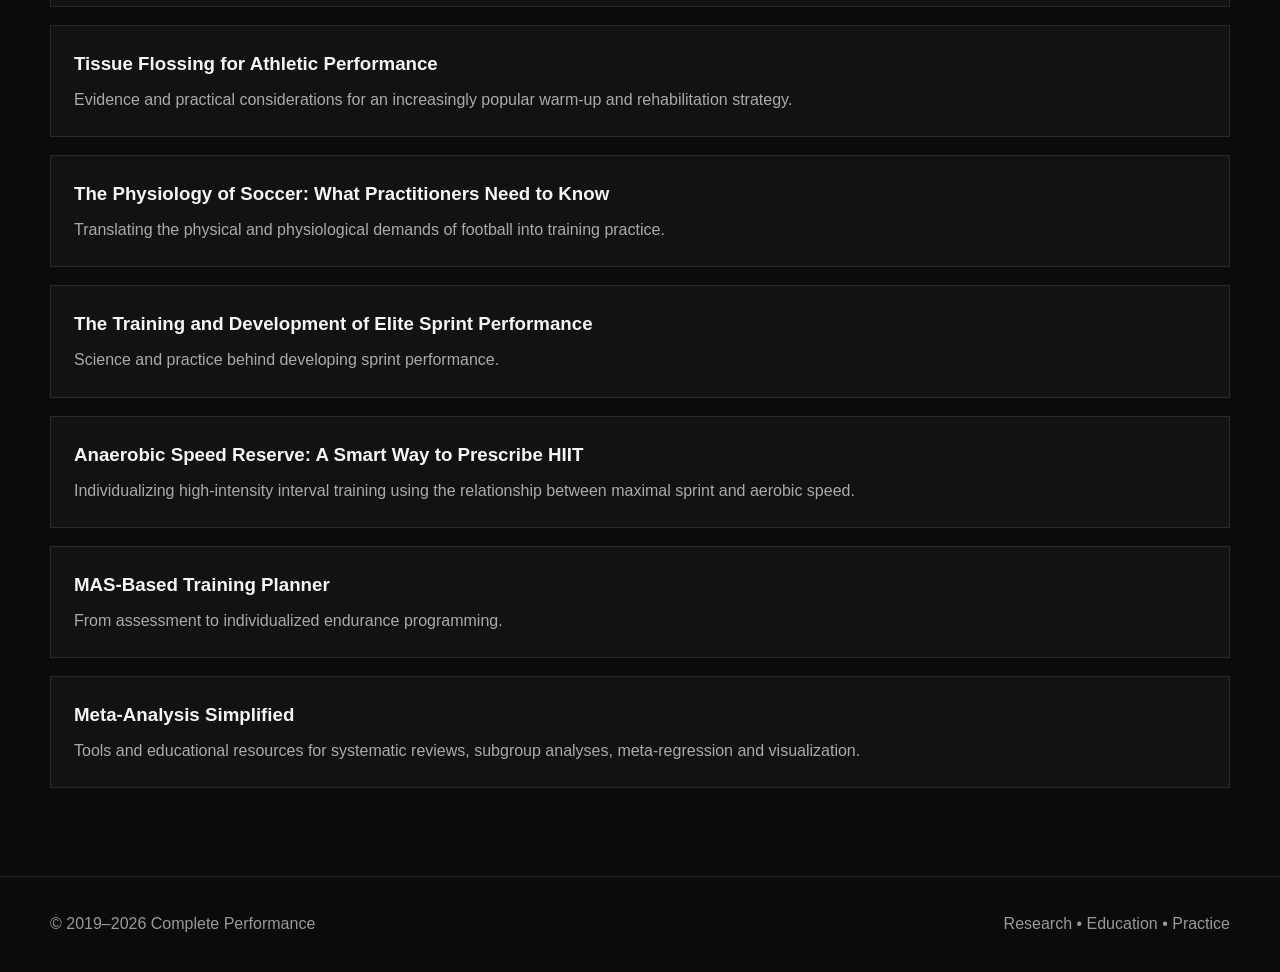
<file: research.html>
<!doctype html><html lang="en"><head><meta charset="utf-8"><meta name="viewport" content="width=device-width,initial-scale=1"><title>Research & Publications | Complete Performance</title><link rel="stylesheet" href="styles.css"></head><body><header class="topbar"><div class="wrap nav"><a class="brand" href="index.html">Complete <b>Performance</b></a><button class="menu">☰</button><nav class="navlinks"><a href="index.html">Home</a><a class="active" href="research.html">Research & Publications</a><a href="services.html">Services</a><a href="shop.html">Shop</a><a href="index.html#contact">Contact</a></nav></div></header><main><section class="page-hero"><div class="wrap"><div class="eyebrow">Evidence into practice</div><h1>Research & Publications</h1><p class="lead">Articles, research projects, practical tools and commentary connecting sport science with real-world decision making.</p></div></section><section><div class="wrap"><div class="article-list"><div class="article-row"><h3>From Data to Decisions: Athlete Profiling Through Performance Quadrant Analysis</h3><p>How quadrant visualization can integrate performance testing, reveal contrasting athlete profiles and support individualized training decisions.</p><p><a href="athlete-profiling-performance-quadrant.html">Read article →</a></p></div><div class="article-row"><h3>Testing Your Athletes: Why, What, and When? Part I - Why</h3><p>Why regular physical-performance testing matters for identifying strengths and weaknesses, setting goals, optimizing training, evaluating effectiveness and supporting talent identification.</p><p><a href="testing-your-athletes-part-i-why.html">Read article →</a></p></div><div class="article-row"><h3>Strength Training: Basic Overview of Main Benefits and Its Principles</h3><p>An introduction to the health and performance benefits of strength training and the key principles for safe and effective programming.</p><p><a href="strength-training-basic-overview.html">Read article →</a></p></div><div class="article-row"><h3>Football Gym Strength Training Transfer Score in Practice: A Winger Acceleration Example</h3><p>A practical application of the Football Gym Strength Training Transfer Score.</p></div><div class="article-row"><h3>Football Gym Strength Training Transfer Score: Why Gym Work Needs Context</h3><p>Why strength exercises should be judged in relation to the athlete, problem, exercise and timing.</p></div><div class="article-row"><h3>Percussive Massage, Foam Rolling, and Hamstring Function</h3><p>What TMG, shear wave elastography and MyotonPro can tell us about commonly used recovery tools.</p></div><div class="article-row"><h3>Maturity Offset, Talent Identification, and Athletic Performance</h3><p>Why biological age matters when interpreting youth performance and development.</p></div><div class="article-row"><h3>Tissue Flossing for Athletic Performance</h3><p>Evidence and practical considerations for an increasingly popular warm-up and rehabilitation strategy.</p></div><div class="article-row"><h3>The Physiology of Soccer: What Practitioners Need to Know</h3><p>Translating the physical and physiological demands of football into training practice.</p></div><div class="article-row"><h3>The Training and Development of Elite Sprint Performance</h3><p>Science and practice behind developing sprint performance.</p></div><div class="article-row"><h3>Anaerobic Speed Reserve: A Smart Way to Prescribe HIIT</h3><p>Individualizing high-intensity interval training using the relationship between maximal sprint and aerobic speed.</p></div><div class="article-row"><h3>MAS-Based Training Planner</h3><p>From assessment to individualized endurance programming.</p></div><div class="article-row"><h3>Meta-Analysis Simplified</h3><p>Tools and educational resources for systematic reviews, subgroup analyses, meta-regression and visualization.</p></div></div></div></section></main><footer><div class="wrap foot"><span>© <span data-year></span> Complete Performance</span><span>Research • Education • Practice</span></div></footer><script src="script.js"></script><!-- Cloudflare Web Analytics -->
<script type='module' src='https://static.cloudflareinsights.com/beacon.min.js' data-cf-beacon='{"token": "92fbdd8a616946a28c059e43102bf249"}'></script>
<!-- End Cloudflare Web Analytics -->
</body></html>
</file>
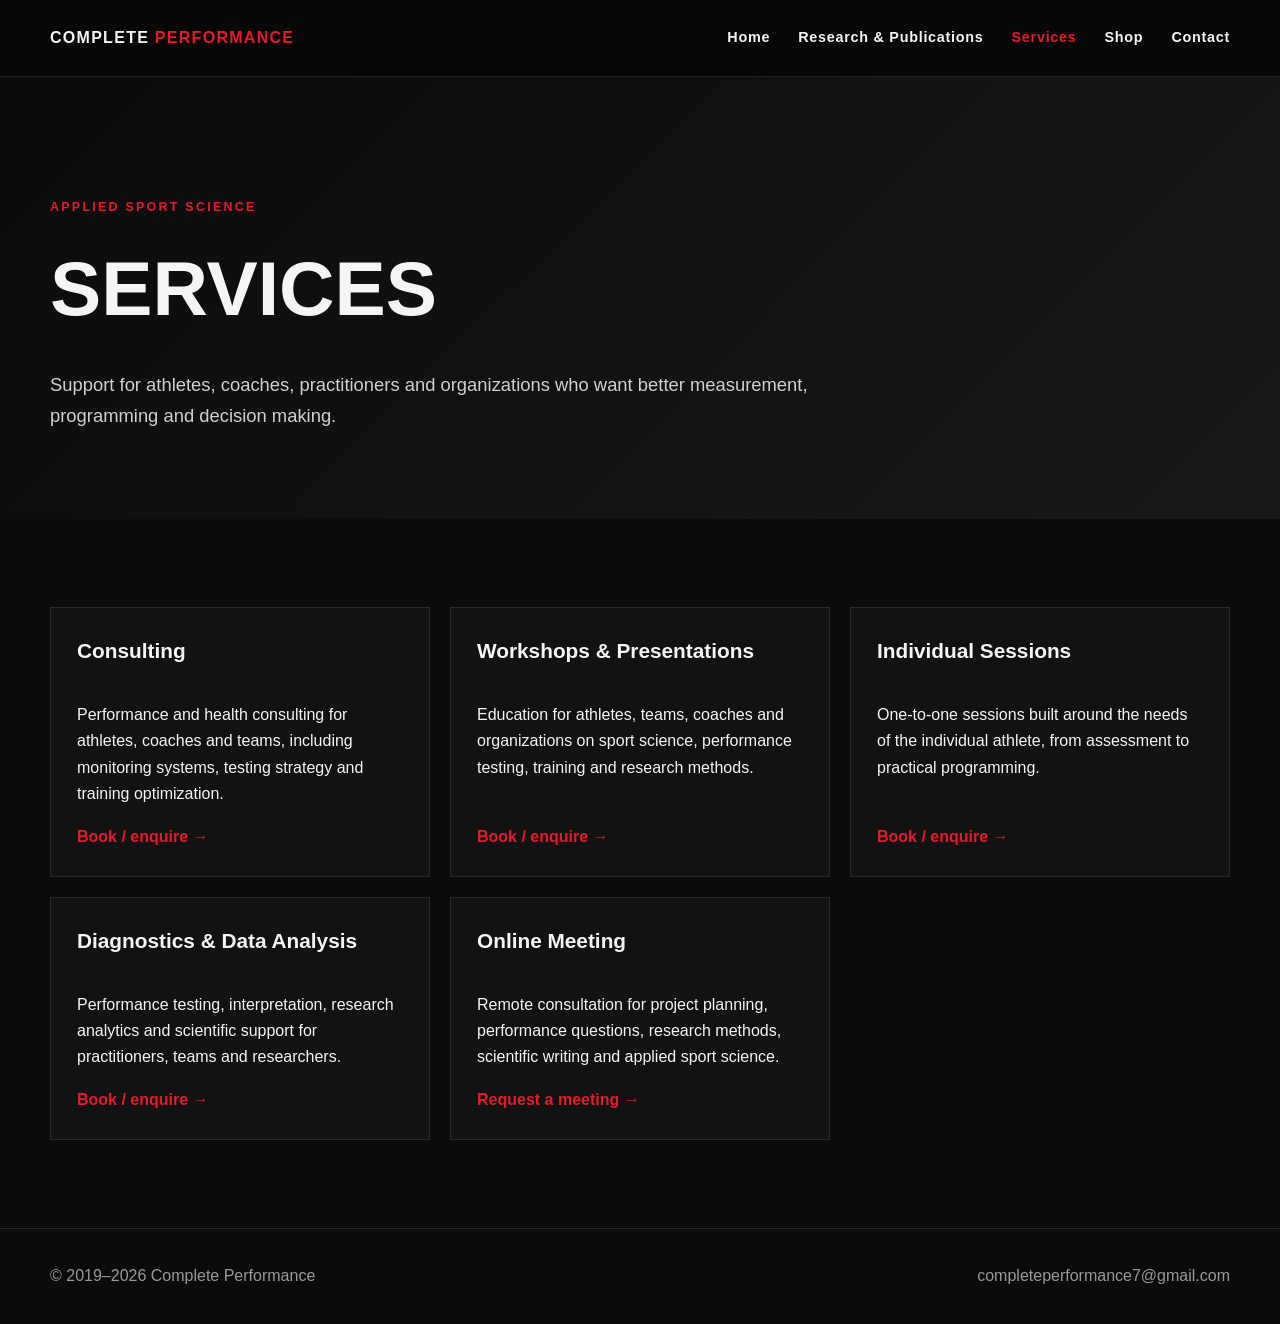
<file: services.html>
<!doctype html><html lang="en"><head><meta charset="utf-8"><meta name="viewport" content="width=device-width,initial-scale=1"><title>Services | Complete Performance</title><link rel="stylesheet" href="styles.css"></head><body><header class="topbar"><div class="wrap nav"><a class="brand" href="index.html">Complete <b>Performance</b></a><button class="menu">☰</button><nav class="navlinks"><a href="index.html">Home</a><a href="research.html">Research & Publications</a><a class="active" href="services.html">Services</a><a href="shop.html">Shop</a><a href="index.html#contact">Contact</a></nav></div></header><main><section class="page-hero"><div class="wrap"><div class="eyebrow">Applied sport science</div><h1>Services</h1><p class="lead">Support for athletes, coaches, practitioners and organizations who want better measurement, programming and decision making.</p></div></section><section><div class="wrap service-grid"><article class="service"><h2>Consulting</h2><p>Performance and health consulting for athletes, coaches and teams, including monitoring systems, testing strategy and training optimization.</p><a class="more" href="mailto:completeperformance7@gmail.com?subject=Consulting">Book / enquire →</a></article><article class="service"><h2>Workshops & Presentations</h2><p>Education for athletes, teams, coaches and organizations on sport science, performance testing, training and research methods.</p><a class="more" href="mailto:completeperformance7@gmail.com?subject=Workshop%20or%20Presentation">Book / enquire →</a></article><article class="service"><h2>Individual Sessions</h2><p>One-to-one sessions built around the needs of the individual athlete, from assessment to practical programming.</p><a class="more" href="mailto:completeperformance7@gmail.com?subject=Individual%20Session">Book / enquire →</a></article><article class="service"><h2>Diagnostics & Data Analysis</h2><p>Performance testing, interpretation, research analytics and scientific support for practitioners, teams and researchers.</p><a class="more" href="mailto:completeperformance7@gmail.com?subject=Diagnostics%20and%20Data%20Analysis">Book / enquire →</a></article><article class="service"><h2>Online Meeting</h2><p>Remote consultation for project planning, performance questions, research methods, scientific writing and applied sport science.</p><a class="more" href="mailto:completeperformance7@gmail.com?subject=Online%20Meeting">Request a meeting →</a></article></div></section></main><footer><div class="wrap foot"><span>© <span data-year></span> Complete Performance</span><span>completeperformance7@gmail.com</span></div></footer><script src="script.js"></script><!-- Cloudflare Web Analytics -->
<script type='module' src='https://static.cloudflareinsights.com/beacon.min.js' data-cf-beacon='{"token": "92fbdd8a616946a28c059e43102bf249"}'></script>
<!-- End Cloudflare Web Analytics -->
</body></html>
</file>
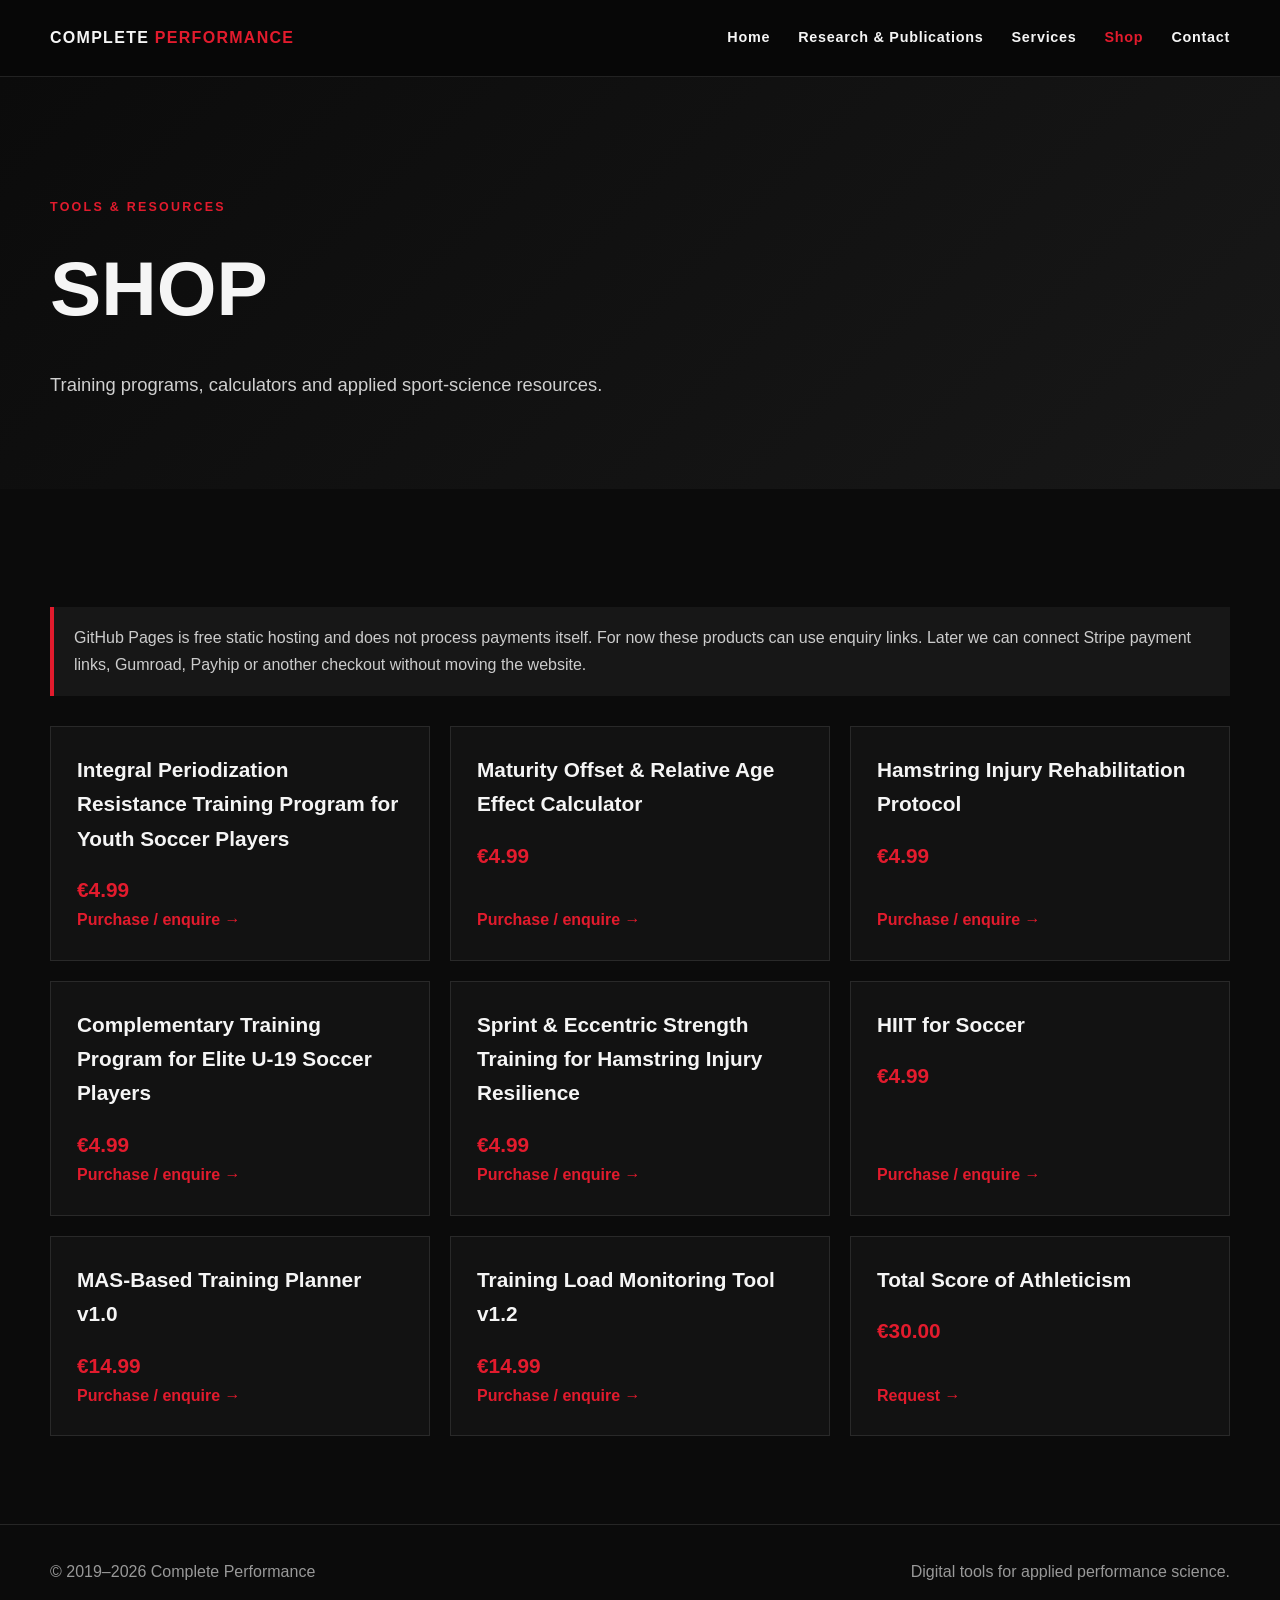
<file: shop.html>
<!doctype html><html lang="en"><head><meta charset="utf-8"><meta name="viewport" content="width=device-width,initial-scale=1"><title>Shop | Complete Performance</title><link rel="stylesheet" href="styles.css"></head><body><header class="topbar"><div class="wrap nav"><a class="brand" href="index.html">Complete <b>Performance</b></a><button class="menu">☰</button><nav class="navlinks"><a href="index.html">Home</a><a href="research.html">Research & Publications</a><a href="services.html">Services</a><a class="active" href="shop.html">Shop</a><a href="index.html#contact">Contact</a></nav></div></header><main><section class="page-hero"><div class="wrap"><div class="eyebrow">Tools & resources</div><h1>Shop</h1><p class="lead">Training programs, calculators and applied sport-science resources.</p></div></section><section><div class="wrap"><div class="notice">GitHub Pages is free static hosting and does not process payments itself. For now these products can use enquiry links. Later we can connect Stripe payment links, Gumroad, Payhip or another checkout without moving the website.</div><div class="shop-grid"><article class="product"><h2>Integral Periodization Resistance Training Program for Youth Soccer Players</h2><div class="price">€4.99</div><a class="more" href="mailto:completeperformance7@gmail.com?subject=Youth%20Soccer%20Program">Purchase / enquire →</a></article><article class="product"><h2>Maturity Offset & Relative Age Effect Calculator</h2><div class="price">€4.99</div><a class="more" href="mailto:completeperformance7@gmail.com?subject=Maturity%20Offset%20Calculator">Purchase / enquire →</a></article><article class="product"><h2>Hamstring Injury Rehabilitation Protocol</h2><div class="price">€4.99</div><a class="more" href="mailto:completeperformance7@gmail.com?subject=Hamstring%20Rehabilitation%20Protocol">Purchase / enquire →</a></article><article class="product"><h2>Complementary Training Program for Elite U-19 Soccer Players</h2><div class="price">€4.99</div><a class="more" href="mailto:completeperformance7@gmail.com?subject=U19%20Soccer%20Program">Purchase / enquire →</a></article><article class="product"><h2>Sprint & Eccentric Strength Training for Hamstring Injury Resilience</h2><div class="price">€4.99</div><a class="more" href="mailto:completeperformance7@gmail.com?subject=Hamstring%20Resilience%20Program">Purchase / enquire →</a></article><article class="product"><h2>HIIT for Soccer</h2><div class="price">€4.99</div><a class="more" href="mailto:completeperformance7@gmail.com?subject=HIIT%20for%20Soccer">Purchase / enquire →</a></article><article class="product"><h2>MAS-Based Training Planner v1.0</h2><div class="price">€14.99</div><a class="more" href="mailto:completeperformance7@gmail.com?subject=MAS%20Training%20Planner">Purchase / enquire →</a></article><article class="product"><h2>Training Load Monitoring Tool v1.2</h2><div class="price">€14.99</div><a class="more" href="mailto:completeperformance7@gmail.com?subject=Training%20Load%20Monitoring%20Tool">Purchase / enquire →</a></article><article class="product"><h2>Total Score of Athleticism</h2><div class="price">€30.00</div><a class="more" href="mailto:completeperformance7@gmail.com?subject=Total%20Score%20of%20Athleticism">Request →</a></article></div></div></section></main><footer><div class="wrap foot"><span>© <span data-year></span> Complete Performance</span><span>Digital tools for applied performance science.</span></div></footer><script src="script.js"></script><!-- Cloudflare Web Analytics -->
<script type='module' src='https://static.cloudflareinsights.com/beacon.min.js' data-cf-beacon='{"token": "92fbdd8a616946a28c059e43102bf249"}'></script>
<!-- End Cloudflare Web Analytics -->
</body></html>
</file>
<file: styles.css>
:root{--bg:#090909;--panel:#121212;--panel2:#181818;--text:#f5f5f5;--muted:#b9b9b9;--red:#e21b2d;--line:#2b2b2b;--white:#fff;--max:1180px}*{box-sizing:border-box}html{scroll-behavior:smooth}body{margin:0;font-family:Arial,Helvetica,sans-serif;background:#0b0b0b;color:var(--text);line-height:1.65}a{color:inherit;text-decoration:none}img{max-width:100%;display:block}.wrap{width:min(var(--max),calc(100% - 40px));margin:auto}.topbar{position:sticky;top:0;z-index:50;background:rgba(8,8,8,.94);backdrop-filter:blur(10px);border-bottom:1px solid #222}.nav{height:76px;display:flex;align-items:center;justify-content:space-between}.brand{font-weight:900;letter-spacing:.08em;text-transform:uppercase}.brand b{color:var(--red)}.navlinks{display:flex;gap:28px;align-items:center}.navlinks a{font-size:.9rem;font-weight:700;letter-spacing:.05em}.navlinks a:hover,.active{color:var(--red)!important}.menu{display:none;background:none;border:0;color:#fff;font-size:1.6rem}.hero{min-height:72vh;display:grid;place-items:center;position:relative;background:linear-gradient(90deg,rgba(0,0,0,.88),rgba(0,0,0,.45)),url('https://static.wixstatic.com/media/84770f_7211b06078ec46779c57dfc5600a70dc~mv2.jpg/v1/fill/w_1600,h_900,al_c,q_85/84770f_7211b06078ec46779c57dfc5600a70dc~mv2.jpg') center/cover no-repeat}.hero-inner{width:min(860px,100%);margin-right:auto;padding:90px 0}.eyebrow{color:var(--red);text-transform:uppercase;letter-spacing:.18em;font-weight:800;font-size:.78rem}.hero h1{font-size:clamp(3rem,7vw,6.7rem);line-height:.93;margin:.2em 0}.hero p{font-size:1.2rem;max-width:720px;color:#dedede}.btns{display:flex;gap:14px;flex-wrap:wrap;margin-top:30px}.btn{display:inline-flex;padding:13px 22px;border:1px solid var(--red);background:var(--red);font-weight:800;text-transform:uppercase;letter-spacing:.06em;font-size:.82rem}.btn.secondary{background:transparent;color:white;border-color:#777}.btn:hover{filter:brightness(1.12)}section{padding:88px 0}.section-title{font-size:clamp(2rem,4vw,3.5rem);line-height:1;margin:0 0 28px;text-transform:uppercase}.section-title span{color:var(--red)}.lead{font-size:1.15rem;color:#d0d0d0;max-width:860px}.grid-2{display:grid;grid-template-columns:1.1fr .9fr;gap:56px;align-items:center}.photo-card{border:1px solid #292929;background:#111;padding:10px}.photo-card img{width:100%;height:520px;object-fit:cover}.dark{background:#101010}.cards{display:grid;grid-template-columns:repeat(3,1fr);gap:20px}.card{background:#141414;border:1px solid #272727;padding:28px}.card h3{margin-top:0;font-size:1.35rem}.card p{color:var(--muted)}.team{display:grid;grid-template-columns:repeat(2,1fr);gap:28px}.person{display:grid;grid-template-columns:180px 1fr;background:#141414;border:1px solid #292929;overflow:hidden}.person img{width:100%;height:100%;min-height:300px;object-fit:cover}.person-copy{padding:28px}.person h3{text-transform:uppercase;margin:0 0 10px}.tag{color:var(--red);font-size:.78rem;font-weight:800;text-transform:uppercase;letter-spacing:.13em}.page-hero{padding:120px 0 70px;background:linear-gradient(135deg,#0b0b0b,#181818)}.page-hero h1{font-size:clamp(2.7rem,6vw,5rem);margin:.1em 0;text-transform:uppercase}.service-grid,.shop-grid,.post-grid{display:grid;grid-template-columns:repeat(3,1fr);gap:20px}.service,.product,.post{border:1px solid #292929;background:#121212;padding:26px;display:flex;flex-direction:column}.service h2,.product h2,.post h2{font-size:1.3rem;margin-top:0}.product .price{color:var(--red);font-size:1.3rem;font-weight:900}.post small{color:#999}.post p,.product p{color:#bbb}.post .more,.service .more,.product .more{margin-top:auto;color:var(--red);font-weight:800}.contact{display:grid;grid-template-columns:1fr 1fr;gap:50px}.contact-box{background:#151515;border:1px solid #292929;padding:30px}.contact a{color:#fff}.contact a:hover{color:var(--red)}footer{border-top:1px solid #262626;padding:34px 0;color:#999}.foot{display:flex;justify-content:space-between;gap:20px;flex-wrap:wrap}.redline{width:62px;height:5px;background:var(--red);margin:18px 0 28px}.notice{background:#171717;border-left:4px solid var(--red);padding:18px 20px;color:#ccc;margin:30px 0}.article-list{display:grid;gap:18px}.article-row{padding:23px;border:1px solid #292929;background:#121212}.article-row h3{margin:0 0 7px}.article-row p{margin:0;color:#aaa}.article-row a{color:var(--red);font-weight:800}@media(max-width:900px){.navlinks{display:none;position:absolute;left:0;right:0;top:76px;background:#0a0a0a;padding:22px 20px;flex-direction:column;align-items:flex-start;border-bottom:1px solid #222}.navlinks.open{display:flex}.menu{display:block}.grid-2,.contact{grid-template-columns:1fr}.cards,.service-grid,.shop-grid,.post-grid{grid-template-columns:1fr 1fr}.team{grid-template-columns:1fr}.hero{min-height:66vh}.photo-card img{height:420px}}@media(max-width:620px){.wrap{width:min(100% - 28px,var(--max))}.cards,.service-grid,.shop-grid,.post-grid{grid-template-columns:1fr}.person{grid-template-columns:1fr}.person img{height:360px}.hero h1{font-size:3.3rem}section{padding:64px 0}}
</file>
